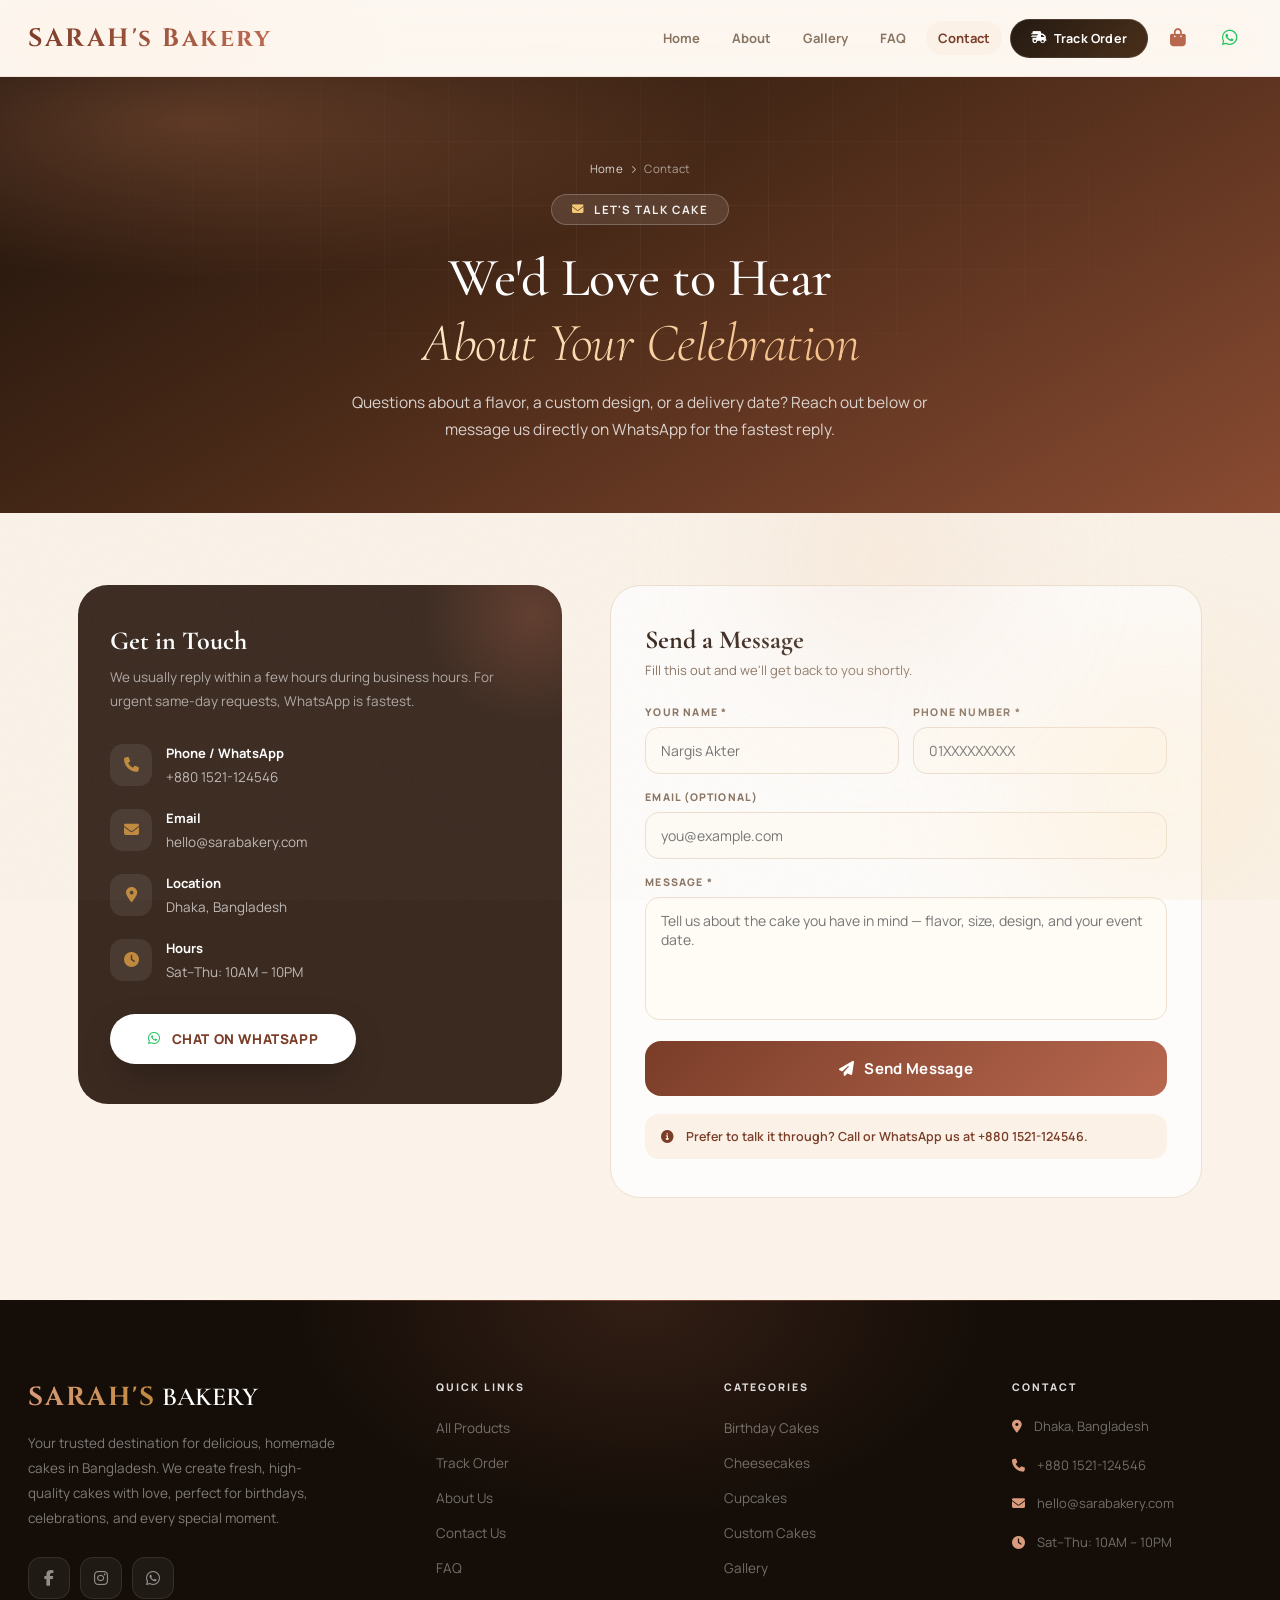
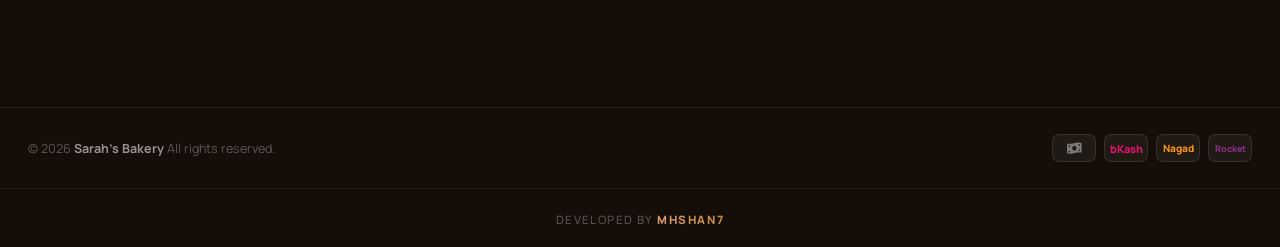
<file: contact.html>
<!DOCTYPE html>
<html lang="en">

<head>
    <meta charset="UTF-8" />
    <meta name="viewport" content="width=device-width, initial-scale=1.0" />
    <title>Contact Us — Sarah's Bakery</title>
    <meta name="description" content="Get in touch with Sarah's Bakery for orders, custom cakes, or questions." />
    <meta name="theme-color" content="#8A4B3B" />
    <base target="_top" />
    <link rel="preconnect" href="https://fonts.googleapis.com">
    <link rel="preconnect" href="https://fonts.gstatic.com" crossorigin>
    <link
        href="https://fonts.googleapis.com/css2?family=Cormorant+Garamond:ital,wght@0,400;0,500;0,600;0,700;1,300;1,400;1,600&family=Manrope:wght@300;400;500;600;700;800&family=Cinzel:wght@500;600;700&family=Bodoni+Moda:opsz,wght@6..96,500;6..96,600;6..96,700&family=Hind+Siliguri:wght@400;500;600;700&display=swap"
        rel="stylesheet" />
    <link rel="shortcut icon" href="https://cdn-icons-png.flaticon.com/512/346/346167.png" type="image/x-icon">
    <link rel="stylesheet" href="https://cdnjs.cloudflare.com/ajax/libs/font-awesome/6.5.2/css/all.min.css" />
    <link rel="stylesheet" href="assets/styles.css" />
</head>

<body>

    <div id="aura">
        <div class="aura-blob aura-1"></div>
        <div class="aura-blob aura-2"></div>
        <div class="aura-blob aura-3"></div>
    </div>

    <div id="scroll-bar"></div>

    <nav id="navbar">
        <div class="nav-main">
            <a href="index.html" class="nav-logo" id="site-logo">SARAH's Bakery</a>
            <div class="nav-actions" style="margin-left:auto">
                <a href="index.html" class="nav-page-link">Home</a>
                <a href="about.html" class="nav-page-link">About</a>
                <a href="gallery.html" class="nav-page-link">Gallery</a>
                <a href="faq.html" class="nav-page-link">FAQ</a>
                <a href="contact.html" class="nav-page-link" style="color:var(--rose-d);background:var(--rose-s)">Contact</a>
                <button class="nav-track-btn" onclick="openTrack()"><i class="fa-solid fa-truck-fast"></i><span>Track
                        Order</span></button>
                <button class="nav-icon-btn" id="cart-btn" onclick="toggleCart()" title="Cart" aria-label="Open cart">
                    <i class="fa fa-bag-shopping"></i>
                    <span class="cart-count hidden" id="cart-cnt">0</span>
                </button>
                <a href="https://wa.me/qr/K32S62PEL6ZAK1" id="wa-btn" target="_blank" rel="noopener" class="nav-icon-btn"
                    title="WhatsApp" aria-label="Chat on WhatsApp" style="color:#22C55E">
                    <i class="fa-brands fa-whatsapp"></i>
                </a>
            </div>
        </div>
    </nav>

    <nav id="mobile-bottom-nav">
        <a class="mbn-item" href="index.html"><i class="fa fa-house"></i><span>Home</span></a>
        <button class="mbn-item" id="mbn-cart" onclick="toggleCart()"><i
                class="fa fa-bag-shopping"></i><span>Cart</span><span class="mbn-badge hidden"
                id="mbn-cart-cnt">0</span></button>
        <button class="mbn-item" id="mbn-track" onclick="openTrack()"><i class="fa-solid fa-truck-fast"></i><span>Track</span></button>
        <a class="mbn-item" id="mbn-chat" href="https://wa.me/qr/K32S62PEL6ZAK1" target="_blank" rel="noopener"><i
                class="fa-brands fa-whatsapp"></i><span>Chat</span></a>
    </nav>

    <section class="page-hero">
        <div class="page-hero-inner">
            <div class="crumbs"><a href="index.html">Home</a> <i class="fa-solid fa-chevron-right" style="font-size:8px"></i> <span>Contact</span></div>
            <div class="hero-eyebrow"><i class="fa fa-envelope"></i> Let's Talk Cake</div>
            <h1>We'd Love to Hear<br /><em>About Your Celebration</em></h1>
            <p>Questions about a flavor, a custom design, or a delivery date? Reach out below or message us directly on WhatsApp for the fastest reply.</p>
        </div>
    </section>

    <div class="static-section">
        <div class="contact-grid">
            <div class="contact-info-card reveal">
                <h3>Get in Touch</h3>
                <p>We usually reply within a few hours during business hours. For urgent same-day requests, WhatsApp is fastest.</p>
                <div class="cic-item">
                    <div class="ci-ic"><i class="fa-solid fa-phone"></i></div>
                    <div><strong>Phone / WhatsApp</strong><a href="tel:+880 1521-124546">+880 1521-124546</a></div>
                </div>
                <div class="cic-item">
                    <div class="ci-ic"><i class="fa-solid fa-envelope"></i></div>
                    <div><strong>Email</strong><a href="mailto:hello@sarabakery.com">hello@sarabakery.com</a></div>
                </div>
                <div class="cic-item">
                    <div class="ci-ic"><i class="fa-solid fa-location-dot"></i></div>
                    <div><strong>Location</strong><span>Dhaka, Bangladesh</span></div>
                </div>
                <div class="cic-item">
                    <div class="ci-ic"><i class="fa-solid fa-clock"></i></div>
                    <div><strong>Hours</strong><span>Sat–Thu: 10AM – 10PM</span></div>
                </div>
                <a href="https://wa.me/qr/K32S62PEL6ZAK1" target="_blank" rel="noopener" class="hero-btn" style="margin-top:10px;background:#fff;color:var(--rose-d)"><i class="fa-brands fa-whatsapp" style="color:#22C55E"></i> <span>Chat on WhatsApp</span></a>
            </div>

            <div class="contact-form-card reveal">
                <h3>Send a Message</h3>
                <p class="co-sub">Fill this out and we'll get back to you shortly.</p>
                <form id="contact-form" onsubmit="return submitContactForm(event)">
                    <div class="form-row">
                        <div class="form-group"><label for="cf-name">Your Name *</label><input type="text" id="cf-name" placeholder="Nargis Akter" required /></div>
                        <div class="form-group"><label for="cf-phone">Phone Number *</label><input type="tel" id="cf-phone" placeholder="01XXXXXXXXX" required /></div>
                    </div>
                    <div class="form-group"><label for="cf-email">Email (optional)</label><input type="email" id="cf-email" placeholder="you@example.com" /></div>
                    <div class="form-group"><label for="cf-message">Message *</label><textarea id="cf-message" rows="5" placeholder="Tell us about the cake you have in mind — flavor, size, design, and your event date." style="resize:none" required></textarea></div>
                    <p class="form-err" id="cf-err" role="alert"></p>
                    <button type="submit" class="btn-place"><i class="fa fa-paper-plane"></i> Send Message</button>
                </form>
                <div class="contact-success" id="contact-success">
                    <div class="success-icon"><i class="fa fa-check"></i></div>
                    <h4>Message Sent!</h4>
                    <p>Thanks for reaching out — we'll get back to you shortly. For a faster reply, feel free to message us on WhatsApp in the meantime.</p>
                </div>
                <div class="contact-map-note"><i class="fa-solid fa-circle-info"></i> Prefer to talk it through? Call or WhatsApp us at +880 1521-124546.</div>
            </div>
        </div>
    </div>

    <button id="to-top" onclick="window.scrollTo({top:0,behavior:'smooth'})" title="Back to top"
        aria-label="Back to top"><i class="fa fa-arrow-up"></i></button>

    <div id="cart-veil" onclick="closeCart()"></div>
    <aside id="cart" aria-label="Shopping bag">
        <div class="cart-head">
            <h3>Shopping Bag</h3><button class="icon-btn" aria-label="Close cart" onclick="closeCart()"><i
                    class="fa fa-xmark"></i></button>
        </div>
        <div class="cart-body" id="cart-body"></div>
        <div class="cart-foot" id="cart-foot" style="display:none">
            <div class="cart-line"><span>Subtotal</span><span id="cf-sub">৳0</span></div>
            <div class="cart-line"><span>Delivery</span><span id="cf-del">Calculated at checkout</span></div>
            <div class="cart-line big"><span>Total</span><span id="cf-tot">৳0</span></div>
            <button class="btn-checkout" onclick="window.location.href='index.html#shop'"><i class="fa fa-lock"></i> Go to Checkout</button>
        </div>
    </aside>

    <div id="track-veil" onclick="onTrackVeilClick(event)">
        <div id="track-box" role="dialog" aria-modal="true" aria-label="Track your order">
            <div style="display:flex;align-items:center;justify-content:space-between;margin-bottom:6px">
                <h2 class="track-title">Track Your Order <i class="fa-solid fa-truck-fast"
                        style="color: var(--rose);"></i></h2>
                <button class="icon-btn" aria-label="Close" onclick="closeTrack()"><i class="fa fa-xmark"></i></button>
            </div>
            <p class="track-sub">Enter your Order ID (e.g. #ORD-...) or Tracking Code (e.g. SRB-...)</p>
            <div class="track-input-row">
                <input type="text" id="track-inp" aria-label="Order ID or tracking code"
                    placeholder="SRB-260319-1234 or #ORD-..." onkeydown="if(event.key==='Enter')doTrack()" />
                <button class="btn-search" id="btn-search" onclick="doTrack()"><i class="fa fa-magnifying-glass"></i>
                    Search</button>
            </div>
            <p class="track-err" id="track-err" role="alert"></p>
            <div class="track-result" id="track-result">
                <div class="status-bar">
                    <div class="sl">Current Status</div>
                    <div class="status-chip" id="tr-status-chip"></div>
                </div>
                <div class="steps" id="tr-steps">
                    <div class="step" id="step-processing">
                        <div class="step-dot"><i class="fa fa-clock"></i></div>
                        <div class="step-lbl">Processing</div>
                    </div>
                    <div class="step" id="step-confirmed">
                        <div class="step-dot"><i class="fa fa-check"></i></div>
                        <div class="step-lbl">Confirmed</div>
                    </div>
                    <div class="step" id="step-packed">
                        <div class="step-dot"><i class="fa fa-box"></i></div>
                        <div class="step-lbl">Packed</div>
                    </div>
                    <div class="step" id="step-shipped">
                        <div class="step-dot"><i class="fa fa-truck"></i></div>
                        <div class="step-lbl">Shipped</div>
                    </div>
                    <div class="step" id="step-outfordelivery">
                        <div class="step-dot"><i class="fa fa-motorcycle"></i></div>
                        <div class="step-lbl">Out for Delivery</div>
                    </div>
                    <div class="step" id="step-delivered">
                        <div class="step-dot"><i class="fa fa-house"></i></div>
                        <div class="step-lbl">Delivered</div>
                    </div>
                </div>
                <div class="tr-grid">
                    <div class="tr-box">
                        <div class="tbl">Order Info</div>
                        <p id="tr-order-info"></p>
                    </div>
                    <div class="tr-box">
                        <div class="tbl">Delivery Info</div>
                        <p id="tr-delivery-info"></p>
                    </div>
                </div>
                <div class="tr-items">
                    <div class="tbl">Items Ordered</div>
                    <div id="tr-items-list"></div>
                </div>
                <div class="tr-totals">
                    <div class="line"><span>Subtotal</span><span id="tr-sub"></span></div>
                    <div class="line"><span>Delivery</span><span id="tr-del"></span></div>
                    <div class="grand"><span>Total</span><span id="tr-tot"></span></div>
                </div>
            </div>
            <button class="btn-close-track" onclick="closeTrack()">Close</button>
        </div>
    </div>

    <div id="toast" role="status" aria-live="polite"><i class="fa fa-check-circle" id="toast-ic"></i><span
            id="toast-msg"></span></div>

    <footer class="site-footer">
        <div class="footer-glow"></div>
        <div class="footer-main">
            <div class="footer-grid">
                <div class="reveal">
                    <div class="footer-brand-name"> <span class="brand-logo-text">Sarah's</span> BAKERY</div>
                    <p class="footer-about">Your trusted destination for delicious, homemade cakes in Bangladesh. We create fresh, high-quality cakes with love, perfect for birthdays, celebrations, and every special moment.</p>
                    <div class="footer-socials">
                        <a href="https://www.facebook.com/people/Shalik-Beauty/61553616282600/" target="_blank"
                            rel="noopener" aria-label="Facebook" class="footer-social-link"><i
                                class="fab fa-facebook-f"></i></a>
                        <a href="https://www.instagram.com/shalikbeauty007" target="_blank" rel="noopener"
                            aria-label="Instagram" class="footer-social-link"><i class="fab fa-instagram"></i></a>
                        <a href="https://wa.me/qr/K32S62PEL6ZAK1" target="_blank" rel="noopener" aria-label="WhatsApp"
                            id="wa-footer" class="footer-social-link"><i class="fab fa-whatsapp"></i></a>
                    </div>
                </div>
                <div class="reveal">
                    <div class="footer-col-title">Quick Links</div>
                    <ul class="footer-links">
                        <li><a href="index.html#shop">All Products</a></li>
                        <li><a href="#" onclick="openTrack(); return false;">Track Order</a></li>
                        <li><a href="about.html">About Us</a></li>
                        <li><a href="contact.html">Contact Us</a></li>
                        <li><a href="faq.html">FAQ</a></li>
                    </ul>
                </div>
                <div class="reveal">
                    <div class="footer-col-title">Categories</div>
                    <ul class="footer-links">
                        <li><a href="index.html#shop">Birthday Cakes</a></li>
                        <li><a href="index.html#shop">Cheesecakes</a></li>
                        <li><a href="index.html#shop">Cupcakes</a></li>
                        <li><a href="index.html#shop">Custom Cakes</a></li>
                        <li><a href="gallery.html">Gallery</a></li>
                    </ul>
                </div>
                <div class="reveal">
                    <div class="footer-col-title">Contact</div>
                    <div class="footer-contact-item">
                        <i class="fas fa-location-dot"></i>
                        <p>Dhaka, Bangladesh</p>
                    </div>
                    <div class="footer-contact-item">
                        <i class="fas fa-phone"></i>
                        <a href="tel:+880 1521-124546">+880 1521-124546</a>
                    </div>
                    <div class="footer-contact-item">
                        <i class="fas fa-envelope"></i>
                        <a href="mailto:hello@sarabakery.com">hello@sarabakery.com</a>
                    </div>
                    <div class="footer-contact-item">
                        <i class="fas fa-clock"></i>
                        <p>Sat–Thu: 10AM – 10PM</p>
                    </div>
                </div>
            </div>
        </div>
        <div class="footer-bottom">
            <div class="footer-copy">© 2026 <strong>Sarah's Bakery</strong> All rights reserved.</div>
            <div class="footer-payments">
                <div class="footer-pay-icon"><i class="fas fa-money-bill-wave"></i></div>
                <div class="footer-pay-icon" style="font-size:11px;font-weight:800;color:#E2136E;">bKash</div>
                <div class="footer-pay-icon" style="font-size:10px;font-weight:800;color:#F6921E;">Nagad</div>
                <div class="footer-pay-icon" style="font-size:9px;font-weight:800;color:#8B2F89;">Rocket</div>
            </div>
        </div>
        <div class="footer-credit">
            <span>
                Developed by
                <a href="https://wa.me/8801764640824" target="_blank" rel="noopener noreferrer">
                    <strong>mhshan7</strong>
                </a>
            </span>
        </div>
    </footer>

    <script src="assets/site.js"></script>
</body>

</html>
</file>
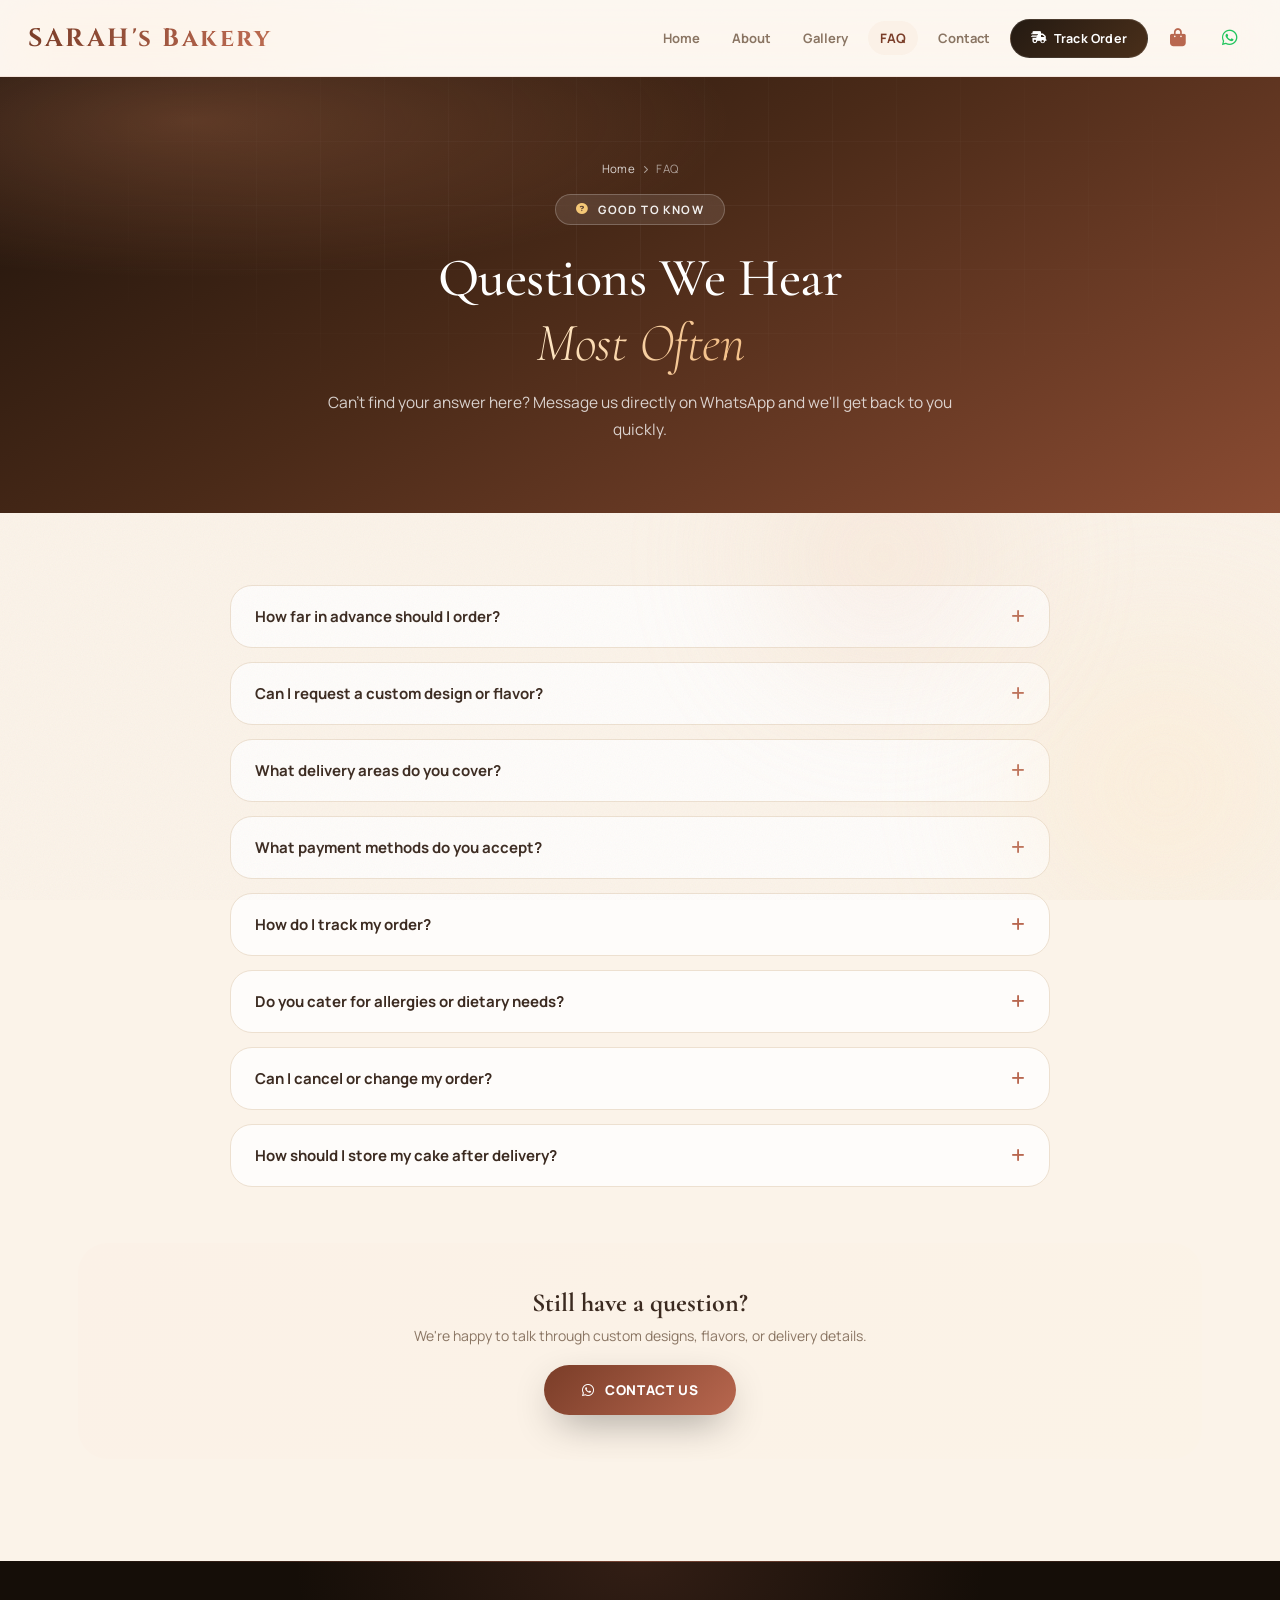
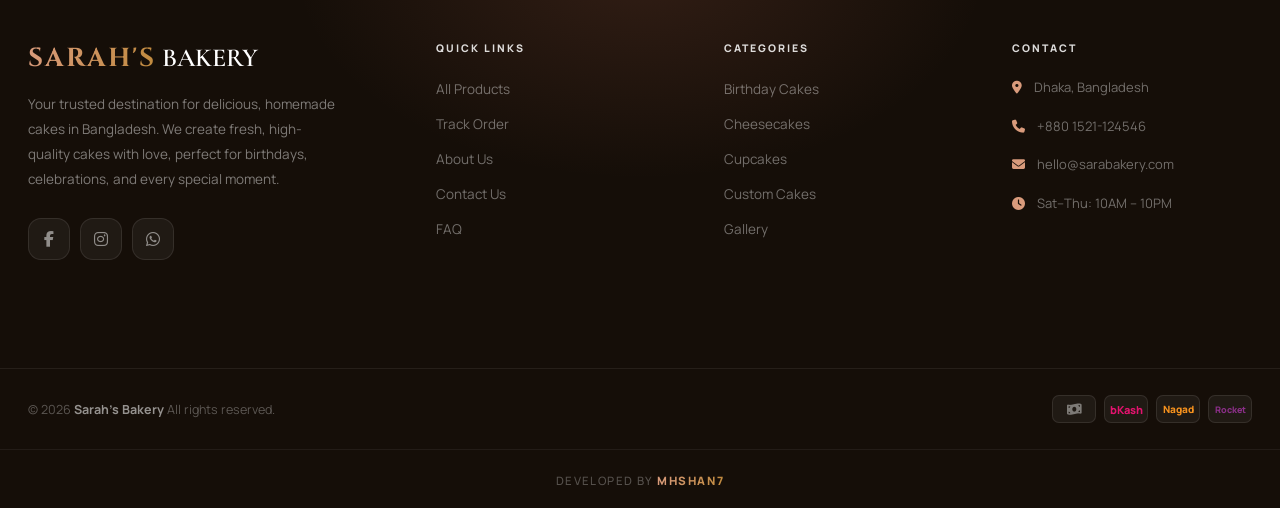
<file: faq.html>
<!DOCTYPE html>
<html lang="en">

<head>
    <meta charset="UTF-8" />
    <meta name="viewport" content="width=device-width, initial-scale=1.0" />
    <title>FAQ — Sarah's Bakery</title>
    <meta name="description" content="Answers to common questions about ordering, custom cakes, delivery, and payment at Sarah's Bakery." />
    <meta name="theme-color" content="#8A4B3B" />
    <base target="_top" />
    <link rel="preconnect" href="https://fonts.googleapis.com">
    <link rel="preconnect" href="https://fonts.gstatic.com" crossorigin>
    <link
        href="https://fonts.googleapis.com/css2?family=Cormorant+Garamond:ital,wght@0,400;0,500;0,600;0,700;1,300;1,400;1,600&family=Manrope:wght@300;400;500;600;700;800&family=Cinzel:wght@500;600;700&family=Bodoni+Moda:opsz,wght@6..96,500;6..96,600;6..96,700&family=Hind+Siliguri:wght@400;500;600;700&display=swap"
        rel="stylesheet" />
    <link rel="shortcut icon" href="https://cdn-icons-png.flaticon.com/512/346/346167.png" type="image/x-icon">
    <link rel="stylesheet" href="https://cdnjs.cloudflare.com/ajax/libs/font-awesome/6.5.2/css/all.min.css" />
    <link rel="stylesheet" href="assets/styles.css" />
</head>

<body>

    <div id="aura">
        <div class="aura-blob aura-1"></div>
        <div class="aura-blob aura-2"></div>
        <div class="aura-blob aura-3"></div>
    </div>

    <div id="scroll-bar"></div>

    <nav id="navbar">
        <div class="nav-main">
            <a href="index.html" class="nav-logo" id="site-logo">SARAH's Bakery</a>
            <div class="nav-actions" style="margin-left:auto">
                <a href="index.html" class="nav-page-link">Home</a>
                <a href="about.html" class="nav-page-link">About</a>
                <a href="gallery.html" class="nav-page-link">Gallery</a>
                <a href="faq.html" class="nav-page-link" style="color:var(--rose-d);background:var(--rose-s)">FAQ</a>
                <a href="contact.html" class="nav-page-link">Contact</a>
                <button class="nav-track-btn" onclick="openTrack()"><i class="fa-solid fa-truck-fast"></i><span>Track
                        Order</span></button>
                <button class="nav-icon-btn" id="cart-btn" onclick="toggleCart()" title="Cart" aria-label="Open cart">
                    <i class="fa fa-bag-shopping"></i>
                    <span class="cart-count hidden" id="cart-cnt">0</span>
                </button>
                <a href="https://wa.me/qr/K32S62PEL6ZAK1" id="wa-btn" target="_blank" rel="noopener" class="nav-icon-btn"
                    title="WhatsApp" aria-label="Chat on WhatsApp" style="color:#22C55E">
                    <i class="fa-brands fa-whatsapp"></i>
                </a>
            </div>
        </div>
    </nav>

    <nav id="mobile-bottom-nav">
        <a class="mbn-item" href="index.html"><i class="fa fa-house"></i><span>Home</span></a>
        <button class="mbn-item" id="mbn-cart" onclick="toggleCart()"><i
                class="fa fa-bag-shopping"></i><span>Cart</span><span class="mbn-badge hidden"
                id="mbn-cart-cnt">0</span></button>
        <button class="mbn-item" id="mbn-track" onclick="openTrack()"><i class="fa-solid fa-truck-fast"></i><span>Track</span></button>
        <a class="mbn-item" id="mbn-chat" href="https://wa.me/qr/K32S62PEL6ZAK1" target="_blank" rel="noopener"><i
                class="fa-brands fa-whatsapp"></i><span>Chat</span></a>
    </nav>

    <section class="page-hero">
        <div class="page-hero-inner">
            <div class="crumbs"><a href="index.html">Home</a> <i class="fa-solid fa-chevron-right" style="font-size:8px"></i> <span>FAQ</span></div>
            <div class="hero-eyebrow"><i class="fa fa-circle-question"></i> Good to Know</div>
            <h1>Questions We Hear<br /><em>Most Often</em></h1>
            <p>Can't find your answer here? Message us directly on WhatsApp and we'll get back to you quickly.</p>
        </div>
    </section>

    <div class="static-section">
        <div class="faq-list">
            <div class="faq-item reveal">
                <button class="faq-q" onclick="toggleFaq(this)">How far in advance should I order?<i class="fa-solid fa-plus"></i></button>
                <div class="faq-a"><p>For standard cakes, 24–48 hours' notice is ideal. Custom designs, tiered cakes, and wedding orders need at least 4–5 days so we have time to confirm the design and source any special ingredients with you.</p></div>
            </div>
            <div class="faq-item reveal">
                <button class="faq-q" onclick="toggleFaq(this)">Can I request a custom design or flavor?<i class="fa-solid fa-plus"></i></button>
                <div class="faq-a"><p>Yes — most of our favorite cakes started as custom requests. Message us on WhatsApp with your idea, reference photos if you have any, and your event date, and we'll confirm the design, price, and timeline with you directly.</p></div>
            </div>
            <div class="faq-item reveal">
                <button class="faq-q" onclick="toggleFaq(this)">What delivery areas do you cover?<i class="fa-solid fa-plus"></i></button>
                <div class="faq-a"><p>We deliver across Dhaka, with same-zone delivery to the Ashkona/Uttara area and wider delivery to the rest of the city and beyond. Delivery charges are calculated automatically at checkout based on your address.</p></div>
            </div>
            <div class="faq-item reveal">
                <button class="faq-q" onclick="toggleFaq(this)">What payment methods do you accept?<i class="fa-solid fa-plus"></i></button>
                <div class="faq-a"><p>We accept Cash on Delivery, bKash, and Nagad. For bKash and Nagad, you'll send payment to our account and enter your transaction ID at checkout so we can confirm it quickly.</p></div>
            </div>
            <div class="faq-item reveal">
                <button class="faq-q" onclick="toggleFaq(this)">How do I track my order?<i class="fa-solid fa-plus"></i></button>
                <div class="faq-a"><p>Every order gets a tracking code the moment it's placed. Click "Track Order" in the menu and enter your Order ID or tracking code to see live status, from processing through out-for-delivery.</p></div>
            </div>
            <div class="faq-item reveal">
                <button class="faq-q" onclick="toggleFaq(this)">Do you cater for allergies or dietary needs?<i class="fa-solid fa-plus"></i></button>
                <div class="faq-a"><p>We can accommodate most common requests such as eggless or nut-free cakes with advance notice — just mention it when you message us so we can confirm what's possible for your chosen flavor.</p></div>
            </div>
            <div class="faq-item reveal">
                <button class="faq-q" onclick="toggleFaq(this)">Can I cancel or change my order?<i class="fa-solid fa-plus"></i></button>
                <div class="faq-a"><p>Changes are easiest before your cake goes into production. Message us on WhatsApp with your order ID as soon as possible and we'll do our best to accommodate the change or cancellation.</p></div>
            </div>
            <div class="faq-item reveal">
                <button class="faq-q" onclick="toggleFaq(this)">How should I store my cake after delivery?<i class="fa-solid fa-plus"></i></button>
                <div class="faq-a"><p>Most of our cakes are best refrigerated and brought to room temperature about 20–30 minutes before serving. Cream-based cakes and cheesecakes should stay chilled until just before serving for the best texture.</p></div>
            </div>
        </div>

        <div class="faq-cta reveal">
            <h3>Still have a question?</h3>
            <p>We're happy to talk through custom designs, flavors, or delivery details.</p>
            <a href="contact.html" class="hero-btn" style="background:linear-gradient(135deg,var(--rose-d),var(--rose));color:#fff"><i class="fa-brands fa-whatsapp"></i> <span>Contact Us</span></a>
        </div>
    </div>

    <button id="to-top" onclick="window.scrollTo({top:0,behavior:'smooth'})" title="Back to top"
        aria-label="Back to top"><i class="fa fa-arrow-up"></i></button>

    <div id="cart-veil" onclick="closeCart()"></div>
    <aside id="cart" aria-label="Shopping bag">
        <div class="cart-head">
            <h3>Shopping Bag</h3><button class="icon-btn" aria-label="Close cart" onclick="closeCart()"><i
                    class="fa fa-xmark"></i></button>
        </div>
        <div class="cart-body" id="cart-body"></div>
        <div class="cart-foot" id="cart-foot" style="display:none">
            <div class="cart-line"><span>Subtotal</span><span id="cf-sub">৳0</span></div>
            <div class="cart-line"><span>Delivery</span><span id="cf-del">Calculated at checkout</span></div>
            <div class="cart-line big"><span>Total</span><span id="cf-tot">৳0</span></div>
            <button class="btn-checkout" onclick="window.location.href='index.html#shop'"><i class="fa fa-lock"></i> Go to Checkout</button>
        </div>
    </aside>

    <div id="track-veil" onclick="onTrackVeilClick(event)">
        <div id="track-box" role="dialog" aria-modal="true" aria-label="Track your order">
            <div style="display:flex;align-items:center;justify-content:space-between;margin-bottom:6px">
                <h2 class="track-title">Track Your Order <i class="fa-solid fa-truck-fast"
                        style="color: var(--rose);"></i></h2>
                <button class="icon-btn" aria-label="Close" onclick="closeTrack()"><i class="fa fa-xmark"></i></button>
            </div>
            <p class="track-sub">Enter your Order ID (e.g. #ORD-...) or Tracking Code (e.g. SRB-...)</p>
            <div class="track-input-row">
                <input type="text" id="track-inp" aria-label="Order ID or tracking code"
                    placeholder="SRB-260319-1234 or #ORD-..." onkeydown="if(event.key==='Enter')doTrack()" />
                <button class="btn-search" id="btn-search" onclick="doTrack()"><i class="fa fa-magnifying-glass"></i>
                    Search</button>
            </div>
            <p class="track-err" id="track-err" role="alert"></p>
            <div class="track-result" id="track-result">
                <div class="status-bar">
                    <div class="sl">Current Status</div>
                    <div class="status-chip" id="tr-status-chip"></div>
                </div>
                <div class="steps" id="tr-steps">
                    <div class="step" id="step-processing">
                        <div class="step-dot"><i class="fa fa-clock"></i></div>
                        <div class="step-lbl">Processing</div>
                    </div>
                    <div class="step" id="step-confirmed">
                        <div class="step-dot"><i class="fa fa-check"></i></div>
                        <div class="step-lbl">Confirmed</div>
                    </div>
                    <div class="step" id="step-packed">
                        <div class="step-dot"><i class="fa fa-box"></i></div>
                        <div class="step-lbl">Packed</div>
                    </div>
                    <div class="step" id="step-shipped">
                        <div class="step-dot"><i class="fa fa-truck"></i></div>
                        <div class="step-lbl">Shipped</div>
                    </div>
                    <div class="step" id="step-outfordelivery">
                        <div class="step-dot"><i class="fa fa-motorcycle"></i></div>
                        <div class="step-lbl">Out for Delivery</div>
                    </div>
                    <div class="step" id="step-delivered">
                        <div class="step-dot"><i class="fa fa-house"></i></div>
                        <div class="step-lbl">Delivered</div>
                    </div>
                </div>
                <div class="tr-grid">
                    <div class="tr-box">
                        <div class="tbl">Order Info</div>
                        <p id="tr-order-info"></p>
                    </div>
                    <div class="tr-box">
                        <div class="tbl">Delivery Info</div>
                        <p id="tr-delivery-info"></p>
                    </div>
                </div>
                <div class="tr-items">
                    <div class="tbl">Items Ordered</div>
                    <div id="tr-items-list"></div>
                </div>
                <div class="tr-totals">
                    <div class="line"><span>Subtotal</span><span id="tr-sub"></span></div>
                    <div class="line"><span>Delivery</span><span id="tr-del"></span></div>
                    <div class="grand"><span>Total</span><span id="tr-tot"></span></div>
                </div>
            </div>
            <button class="btn-close-track" onclick="closeTrack()">Close</button>
        </div>
    </div>

    <div id="toast" role="status" aria-live="polite"><i class="fa fa-check-circle" id="toast-ic"></i><span
            id="toast-msg"></span></div>

    <footer class="site-footer">
        <div class="footer-glow"></div>
        <div class="footer-main">
            <div class="footer-grid">
                <div class="reveal">
                    <div class="footer-brand-name"> <span class="brand-logo-text">Sarah's</span> BAKERY</div>
                    <p class="footer-about">Your trusted destination for delicious, homemade cakes in Bangladesh. We create fresh, high-quality cakes with love, perfect for birthdays, celebrations, and every special moment.</p>
                    <div class="footer-socials">
                        <a href="https://www.facebook.com/people/Shalik-Beauty/61553616282600/" target="_blank"
                            rel="noopener" aria-label="Facebook" class="footer-social-link"><i
                                class="fab fa-facebook-f"></i></a>
                        <a href="https://www.instagram.com/shalikbeauty007" target="_blank" rel="noopener"
                            aria-label="Instagram" class="footer-social-link"><i class="fab fa-instagram"></i></a>
                        <a href="https://wa.me/qr/K32S62PEL6ZAK1" target="_blank" rel="noopener" aria-label="WhatsApp"
                            id="wa-footer" class="footer-social-link"><i class="fab fa-whatsapp"></i></a>
                    </div>
                </div>
                <div class="reveal">
                    <div class="footer-col-title">Quick Links</div>
                    <ul class="footer-links">
                        <li><a href="index.html#shop">All Products</a></li>
                        <li><a href="#" onclick="openTrack(); return false;">Track Order</a></li>
                        <li><a href="about.html">About Us</a></li>
                        <li><a href="contact.html">Contact Us</a></li>
                        <li><a href="faq.html">FAQ</a></li>
                    </ul>
                </div>
                <div class="reveal">
                    <div class="footer-col-title">Categories</div>
                    <ul class="footer-links">
                        <li><a href="index.html#shop">Birthday Cakes</a></li>
                        <li><a href="index.html#shop">Cheesecakes</a></li>
                        <li><a href="index.html#shop">Cupcakes</a></li>
                        <li><a href="index.html#shop">Custom Cakes</a></li>
                        <li><a href="gallery.html">Gallery</a></li>
                    </ul>
                </div>
                <div class="reveal">
                    <div class="footer-col-title">Contact</div>
                    <div class="footer-contact-item">
                        <i class="fas fa-location-dot"></i>
                        <p>Dhaka, Bangladesh</p>
                    </div>
                    <div class="footer-contact-item">
                        <i class="fas fa-phone"></i>
                        <a href="tel:+880 1521-124546">+880 1521-124546</a>
                    </div>
                    <div class="footer-contact-item">
                        <i class="fas fa-envelope"></i>
                        <a href="mailto:hello@sarabakery.com">hello@sarabakery.com</a>
                    </div>
                    <div class="footer-contact-item">
                        <i class="fas fa-clock"></i>
                        <p>Sat–Thu: 10AM – 10PM</p>
                    </div>
                </div>
            </div>
        </div>
        <div class="footer-bottom">
            <div class="footer-copy">© 2026 <strong>Sarah's Bakery</strong> All rights reserved.</div>
            <div class="footer-payments">
                <div class="footer-pay-icon"><i class="fas fa-money-bill-wave"></i></div>
                <div class="footer-pay-icon" style="font-size:11px;font-weight:800;color:#E2136E;">bKash</div>
                <div class="footer-pay-icon" style="font-size:10px;font-weight:800;color:#F6921E;">Nagad</div>
                <div class="footer-pay-icon" style="font-size:9px;font-weight:800;color:#8B2F89;">Rocket</div>
            </div>
        </div>
        <div class="footer-credit">
            <span>
                Developed by
                <a href="https://wa.me/8801764640824" target="_blank" rel="noopener noreferrer">
                    <strong>mhshan7</strong>
                </a>
            </span>
        </div>
    </footer>

    <script src="assets/site.js"></script>
</body>

</html>
</file>
<file: assets/styles.css>
*,
*::before,
*::after {
    box-sizing: border-box;
    margin: 0;
    padding: 0
}

:root {
    /* ─────────────────────────────────────
       Sarah's Bakery — Warm Bakery Palette
       Terracotta crust, caramel gold, cream crumb, espresso ink.
       ───────────────────────────────────── */

    --rose: #B8674F;
    --rose-d: #7A3D28;
    --rose-s: #FBF1E7;
    --rose-m: #D99B7C;

    --ink: #3B2A20;
    --slate: #8A7563;

    --mist: #F6EEE3;
    --chalk: #FFFBF5;
    --bdr: #EDE0D0;
    --white: #FFFFFF;

    /* Caramel / Golden accent */
    --gold: #C08A3E;
    --gold-l: #FBF3E7;

    /* Success */
    --green: #4F7A5A;
    --green-l: #F1F7F1;

    /* Error */
    --red: #B94A48;
    --red-l: #FFF3F2;

    /* Info */
    --blue: #52718A;
    --blue-l: #F1F6F9;

    /* Teal */
    --teal: #4F817B;
    --teal-l: #F0F8F6;

    /* Warning */
    --amber: #A86D28;
    --amber-l: #FFF8EC;

    /* Purple */
    --purple: #765B7A;
    --purple-l: #F7F2F8;


    /* ─────────────────────────────────────
       Typography
       ───────────────────────────────────── */

    --ff-serif: 'Cormorant Garamond', Georgia, serif;
    --ff-sans: 'Manrope', system-ui, sans-serif;
    --ff-logo: 'Cinzel', Georgia, serif;
    --ff-num: 'Bodoni Moda', 'Cormorant Garamond', Didot, serif;


    /* ─────────────────────────────────────
       Border Radius
       ───────────────────────────────────── */

    --r: 14px;
    --r-lg: 22px;
    --r-xl: 30px;


    /* ─────────────────────────────────────
       Shadows
       ───────────────────────────────────── */

    --sh-sm:
        0 2px 10px rgba(80, 45, 30, .06);

    --sh-lg:
        0 18px 50px -18px rgba(80, 40, 25, .24),
        0 4px 14px rgba(80, 40, 25, .07);

    --sh-rose:
        0 14px 34px -10px rgba(184, 103, 79, .4);

    --sh-glass:
        0 10px 40px -12px rgba(80, 40, 25, .16);


    /* ─────────────────────────────────────
       Silky Easings
       ───────────────────────────────────── */

    --e-silk: cubic-bezier(.22, 1, .36, 1);
    --e-spring: cubic-bezier(.34, 1.56, .64, 1);
    --e-soft: cubic-bezier(.4, 0, .2, 1);

    --tr: all .38s var(--e-silk);
}

html {
    scroll-behavior: smooth;
    overflow-x: clip;
}

body {
    font-family: var(--ff-sans);
    background: #FBF3E9;
    color: var(--ink);
    -webkit-font-smoothing: antialiased;
    overflow-x: clip;
    position: relative;
}

html.ovl-open,
body.ovl-open {
    overflow: hidden
}

#aura {
    position: fixed;
    inset: 0;
    z-index: 0;
    pointer-events: none;
    overflow: hidden;
}

.aura-blob {
    position: absolute;
    border-radius: 50%;
    filter: blur(64px);
    opacity: .45;
    will-change: transform;
    transform: translateZ(0);
    backface-visibility: hidden;
}

.aura-1 {
    width: 38vw;
    height: 38vw;
    background: radial-gradient(circle, #FFD9BB, transparent 68%);
    top: -12vw;
    left: -10vw;
    animation: drift1 26s ease-in-out infinite
}

.aura-2 {
    width: 34vw;
    height: 34vw;
    background: radial-gradient(circle, #FFE8C4, transparent 68%);
    bottom: -8vw;
    right: -8vw;
    animation: drift2 32s ease-in-out infinite
}

.aura-3 {
    width: 28vw;
    height: 28vw;
    background: radial-gradient(circle, #F3D9C4, transparent 68%);
    top: 42%;
    left: 55%;
    animation: drift3 38s ease-in-out infinite
}

@keyframes drift1 {

    0%,
    100% {
        transform: translate3d(0, 0, 0) scale(1)
    }

    50% {
        transform: translate3d(6vw, 8vh, 0) scale(1.15)
    }
}

@keyframes drift2 {

    0%,
    100% {
        transform: translate3d(0, 0, 0) scale(1.1)
    }

    50% {
        transform: translate3d(-7vw, -6vh, 0) scale(1)
    }
}

@keyframes drift3 {

    0%,
    100% {
        transform: translate3d(0, 0, 0) scale(1)
    }

    50% {
        transform: translate3d(-5vw, 7vh, 0) scale(1.2)
    }
}

body::after {
    content: '';
    position: fixed;
    inset: 0;
    z-index: 1;
    pointer-events: none;
    opacity: .16;
    background-image: url("data:image/svg+xml,%3Csvg xmlns='http://www.w3.org/2000/svg' width='160' height='160'%3E%3Cfilter id='n'%3E%3CfeTurbulence type='fractalNoise' baseFrequency='.85' numOctaves='3'/%3E%3C/filter%3E%3Crect width='160' height='160' filter='url(%23n)' opacity='.32'/%3E%3C/svg%3E");
}

#promo-banner,
#navbar,
#hero,
.page,
.site-footer,
#mobile-bottom-nav {
    position: relative;
    z-index: 2
}

a {
    text-decoration: none;
    color: inherit
}

button {
    cursor: pointer;
    border: none;
    font-family: inherit;
    outline: none
}

input,
select,
textarea {
    font-family: inherit;
    outline: none
}

img {
    max-width: 100%
}

::selection {
    background: var(--rose-m);
    color: #fff
}

button:focus-visible,
a:focus-visible,
[role="button"]:focus-visible {
    outline: 2px solid var(--rose);
    outline-offset: 2px
}

::-webkit-scrollbar {
    width: 8px;
    height: 8px
}

::-webkit-scrollbar-track {
    background: var(--rose-s)
}

::-webkit-scrollbar-thumb {
    background: linear-gradient(180deg, var(--rose-m), var(--rose));
    border-radius: 10px
}

@media (min-width: 769px) {

    html {
        scrollbar-width: none;
        -ms-overflow-style: none
    }

    html::-webkit-scrollbar,
    body::-webkit-scrollbar {
        width: 0;
        height: 0;
        display: none
    }
}

#scroll-bar {
    position: fixed;
    top: 0;
    left: 0;
    height: 3px;
    width: 0%;
    z-index: 900;
    background: linear-gradient(90deg, var(--rose-d), var(--rose), var(--gold));
    box-shadow: 0 0 14px rgba(184, 103, 79, .5);
    transition: width .1s linear;
}

#promo-banner {
    background: linear-gradient(100deg, #3B2415, #7A3D28 45%, #B8674F 70%, #3B2415);
    background-size: 220% 100%;
    animation: bannerFlow 14s linear infinite;
    color: #fff;
    font-size: 12.5px;
    font-weight: 600;
    padding: 11px 48px;
    text-align: center;
    letter-spacing: .4px;
    overflow: hidden
}

@keyframes bannerFlow {
    to {
        background-position: -220% 0
    }
}

#promo-banner::before {
    content: '';
    position: absolute;
    top: 0;
    bottom: 0;
    width: 40%;
    background: linear-gradient(90deg, transparent, rgba(255, 255, 255, .18), transparent);
    animation: sheen 5s ease-in-out infinite;
}

@keyframes sheen {
    0% {
        left: -45%
    }

    60%,
    100% {
        left: 110%
    }
}

#banner-text {
    position: relative;
    z-index: 1;
    display: inline-block;
    animation: bannerPop .8s var(--e-spring) both .2s
}

@keyframes bannerPop {
    from {
        opacity: 0;
        transform: translateY(-8px)
    }

    to {
        opacity: 1;
        transform: none
    }
}

.banner-close {
    position: absolute;
    right: 16px;
    top: 50%;
    transform: translateY(-50%);
    background: rgba(255, 255, 255, .15);
    color: #fff;
    width: 24px;
    height: 24px;
    border-radius: 50%;
    font-size: 11px;
    display: flex;
    align-items: center;
    justify-content: center;
    transition: var(--tr);
    z-index: 2
}

.banner-close:hover {
    background: #fff;
    color: var(--rose-d);
    transform: translateY(-50%) rotate(90deg)
}

#navbar {
    position: sticky;
    top: 0;
    z-index: 200;
    background: rgba(253, 249, 244, .74);
    backdrop-filter: blur(22px) saturate(160%);
    -webkit-backdrop-filter: blur(22px) saturate(160%);
    border-bottom: 1px solid rgba(184, 103, 79, .12);
    transition: box-shadow .4s var(--e-silk), background .4s var(--e-silk)
}

#navbar.stuck {
    background: rgba(253, 249, 244, .93);
    box-shadow: 0 8px 30px -14px rgba(80, 45, 30, .24)
}

.nav-main {
    max-width: 1320px;
    margin: 0 auto;
    padding: 0 28px;
    display: flex;
    align-items: center;
    gap: 20px;
    height: 76px;
    transition: height .4s var(--e-silk)
}

#navbar.stuck .nav-main {
    height: 66px
}

.nav-logo {
    font-family: var(--ff-logo);
    font-size: 25px;
    font-weight: 700;
    letter-spacing: 2.5px;
    white-space: nowrap;
    flex-shrink: 0;
    max-width: 46%;
    overflow: hidden;
    text-overflow: ellipsis;
    background: linear-gradient(100deg, var(--rose-d), var(--rose) 45%, var(--gold));
    background-size: 200% auto;
    -webkit-background-clip: text;
    background-clip: text;
    color: transparent;
    animation: logoShine 7s linear infinite;
    cursor: pointer;
    transition: var(--tr)
}

.nav-logo:hover {
    letter-spacing: 4px
}

@keyframes logoShine {
    to {
        background-position: 200% center
    }
}

.search-wrap {
    flex: 1;
    max-width: 460px;
    display: flex;
    align-items: center;
    gap: 8px
}

.search-input-box {
    flex: 1;
    min-width: 0;
    position: relative
}

.search-input-box input {
    width: 100%;
    border: 1.5px solid rgba(184, 103, 79, .38);
    border-radius: 99px;
    padding: 11px 16px 11px 44px;
    font-size: 13.5px;
    background: rgba(255, 255, 255, .6);
    transition: var(--tr);
    color: var(--ink)
}

.search-input-box input::placeholder {
    color: #BDAA98
}

.search-input-box input:focus {
    border-color: var(--rose);
    background: #fff;
    box-shadow: 0 0 0 4px rgba(184, 103, 79, .1), 0 6px 20px -8px rgba(184, 103, 79, .3);
    transform: translateY(-1px)
}

.search-input-box i {
    position: absolute;
    left: 16px;
    top: 50%;
    transform: translateY(-50%);
    color: var(--rose-m);
    font-size: 14px;
    transition: var(--tr);
    pointer-events: none
}

.search-input-box input:focus+i,
.search-input-box:focus-within i {
    color: var(--rose);
    transform: translateY(-50%) scale(1.12)
}

.clear-filter-btn {
    flex-shrink: 0;
    display: none;
    align-items: center;
    gap: 6px;
    padding: 10px 16px;
    border-radius: 99px;
    background: var(--rose-s);
    border: 1.5px solid var(--rose-m);
    color: var(--rose-d);
    font-size: 12.5px;
    font-weight: 700;
    white-space: nowrap;
    transition: var(--tr)
}

.clear-filter-btn:hover {
    background: var(--rose);
    border-color: var(--rose);
    color: #fff;
    box-shadow: var(--sh-rose)
}

.search-wrap.has-filter .clear-filter-btn {
    display: flex;
    animation: popIn .4s var(--e-spring) both
}

@keyframes popIn {
    from {
        opacity: 0;
        transform: scale(.8)
    }

    to {
        opacity: 1;
        transform: scale(1)
    }
}

.nav-actions {
    display: flex;
    align-items: center;
    gap: 8px;
    margin-left: auto
}

.nav-page-link {
    font-size: 13px;
    font-weight: 700;
    color: var(--slate);
    padding: 8px 12px;
    border-radius: 99px;
    transition: var(--tr);
    white-space: nowrap
}

.nav-page-link:hover {
    color: var(--rose-d);
    background: var(--rose-s)
}

.nav-icon-btn {
    position: relative;
    width: 44px;
    height: 44px;
    border-radius: 14px;
    background: none;
    color: var(--rose);
    font-size: 18px;
    display: flex;
    align-items: center;
    justify-content: center;
    transition: var(--tr)
}

.nav-icon-btn::before {
    content: '';
    position: absolute;
    inset: 0;
    border-radius: inherit;
    background: var(--rose-s);
    transform: scale(.6);
    opacity: 0;
    transition: var(--tr)
}

.nav-icon-btn i {
    position: relative;
    z-index: 1;
    transition: transform .4s var(--e-spring)
}

.nav-icon-btn:hover::before {
    transform: scale(1);
    opacity: 1
}

.nav-icon-btn:hover i {
    transform: translateY(-3px) scale(1.1)
}

.cart-count {
    position: absolute;
    top: 4px;
    right: 4px;
    background: var(--rose);
    color: #fff;
    font-size: 9.5px;
    font-weight: 800;
    min-width: 18px;
    height: 18px;
    border-radius: 50%;
    display: flex;
    align-items: center;
    justify-content: center;
    border: 2px solid var(--chalk);
    line-height: 1;
    z-index: 2;
    animation: badgePop .45s var(--e-spring) both
}

@keyframes badgePop {
    from {
        transform: scale(0) rotate(-25deg)
    }

    to {
        transform: scale(1) rotate(0)
    }
}

.nav-track-btn {
    position: relative;
    display: flex;
    align-items: center;
    gap: 7px;
    padding: 10px 20px;
    border-radius: 999px;
    background: linear-gradient(135deg, #241a12, #4a2f1a);
    color: #fff;
    font-size: 12.5px;
    font-weight: 700;
    letter-spacing: .2px;
    border: 1px solid rgba(255, 255, 255, .1);
    white-space: nowrap;
    overflow: hidden;
    transition: var(--tr);
}

.nav-track-btn::after {
    content: '';
    position: absolute;
    top: 0;
    bottom: 0;
    left: -60%;
    width: 45%;
    background: linear-gradient(90deg, transparent, rgba(255, 255, 255, .25), transparent);
    transform: skewX(-20deg);
    transition: left .7s var(--e-silk)
}

.nav-track-btn:hover::after {
    left: 130%
}

.nav-track-btn:hover {
    transform: translateY(-2px);
    box-shadow: 0 12px 26px -10px rgba(184, 103, 79, .6);
    background: linear-gradient(135deg, var(--rose-d), var(--rose))
}

.nav-track-btn:hover i {
    animation: truckGo .7s var(--e-silk)
}

@keyframes truckGo {

    0%,
    100% {
        transform: translateX(0)
    }

    40% {
        transform: translateX(4px)
    }

    60% {
        transform: translateX(-2px)
    }
}

.nav-track-btn:active {
    transform: translateY(0)
}

.nav-cats {
    max-width: 1320px;
    margin: 0 auto;
    padding: 0 28px 12px;
    display: flex;
    gap: 7px;
    overflow-x: auto;
    scrollbar-width: none
}

.nav-cats::-webkit-scrollbar {
    display: none
}

.pill {
    flex-shrink: 0;
    padding: 7px 18px;
    border-radius: 99px;
    font-size: 12.5px;
    font-weight: 600;
    border: 1.5px solid var(--bdr);
    background: rgba(255, 255, 255, .5);
    color: var(--slate);
    transition: var(--tr);
    white-space: nowrap;
    animation: pillIn .5s var(--e-silk) both
}

@keyframes pillIn {
    from {
        opacity: 0;
        transform: translateY(8px)
    }

    to {
        opacity: 1;
        transform: none
    }
}

.nav-cats .pill:nth-child(1) {
    animation-delay: .02s
}

.nav-cats .pill:nth-child(2) {
    animation-delay: .06s
}

.nav-cats .pill:nth-child(3) {
    animation-delay: .1s
}

.nav-cats .pill:nth-child(4) {
    animation-delay: .14s
}

.nav-cats .pill:nth-child(5) {
    animation-delay: .18s
}

.nav-cats .pill:nth-child(6) {
    animation-delay: .22s
}

.nav-cats .pill:nth-child(7) {
    animation-delay: .26s
}

.nav-cats .pill:nth-child(n+8) {
    animation-delay: .3s
}

.pill:hover {
    border-color: var(--rose-m);
    color: var(--rose-d);
    transform: translateY(-2px);
    box-shadow: 0 6px 16px -8px rgba(184, 103, 79, .4)
}

.pill.on {
    background: linear-gradient(135deg, var(--rose-d), var(--rose));
    border-color: transparent;
    color: #fff;
    font-weight: 700;
    box-shadow: 0 8px 20px -8px rgba(184, 103, 79, .6)
}

/* ── Hero ── */
#hero {
    overflow: hidden;
    background:
        radial-gradient(ellipse 70% 60% at 15% 10%, rgba(216, 133, 92, .32), transparent 60%),
        radial-gradient(ellipse 60% 70% at 85% 80%, rgba(230, 178, 120, .28), transparent 60%),
        linear-gradient(150deg, #1C120B 0%, #4A2A18 38%, #8A4B32 72%, #C7895E 100%);
    padding: 104px 28px 112px;
    isolation: isolate;
}

#hero::after {
    content: '';
    position: absolute;
    inset: 0;
    background-image:
        linear-gradient(rgba(255, 255, 255, .045) 1px, transparent 1px),
        linear-gradient(90deg, rgba(255, 255, 255, .045) 1px, transparent 1px);
    background-size: 64px 64px;
    mask-image: radial-gradient(ellipse 70% 70% at 50% 40%, #000, transparent 75%);
    -webkit-mask-image: radial-gradient(ellipse 70% 70% at 50% 40%, #000, transparent 75%);
    pointer-events: none;
    z-index: 0
}

.hero-petal {
    position: absolute;
    border-radius: 50%;
    background: radial-gradient(circle at 30% 30%, rgba(255, 255, 255, .16), transparent 70%);
    pointer-events: none;
    z-index: 0
}

.hero-petal-1 {
    width: 420px;
    height: 420px;
    top: -110px;
    right: -100px;
    animation: float1 18s ease-in-out infinite
}

.hero-petal-2 {
    width: 220px;
    height: 220px;
    bottom: 30px;
    right: 24%;
    animation: float2 22s ease-in-out infinite
}

.hero-petal-3 {
    width: 96px;
    height: 96px;
    top: 60px;
    left: 13%;
    animation: float3 15s ease-in-out infinite
}

@keyframes float1 {

    0%,
    100% {
        transform: translate(0, 0) scale(1)
    }

    50% {
        transform: translate(-26px, 30px) scale(1.08)
    }
}

@keyframes float2 {

    0%,
    100% {
        transform: translate(0, 0)
    }

    50% {
        transform: translate(24px, -28px)
    }
}

@keyframes float3 {

    0%,
    100% {
        transform: translate(0, 0) scale(1)
    }

    50% {
        transform: translate(18px, 22px) scale(1.18)
    }
}

.spark {
    position: absolute;
    top: -30px;
    border-radius: 50% 0 50% 50%;
    background: rgba(255, 232, 200, .55);
    pointer-events: none;
    z-index: 0;
    animation: fall linear infinite
}

@keyframes fall {
    0% {
        transform: translateY(-40px) rotate(0deg);
        opacity: 0
    }

    10% {
        opacity: .7
    }

    90% {
        opacity: .5
    }

    100% {
        transform: translateY(105vh) rotate(420deg);
        opacity: 0
    }
}

.hero-inner {
    max-width: 700px;
    margin: 0 auto;
    text-align: center;
    position: relative;
    z-index: 1
}

.hero-eyebrow {
    display: inline-flex;
    align-items: center;
    gap: 9px;
    background: rgba(255, 255, 255, .1);
    border: 1px solid rgba(255, 255, 255, .22);
    color: rgba(255, 255, 255, .92);
    border-radius: 99px;
    padding: 7px 20px;
    font-size: 11.5px;
    font-weight: 700;
    letter-spacing: 1.4px;
    text-transform: uppercase;
    margin-bottom: 26px;
    backdrop-filter: blur(10px);
    animation: rise .9s var(--e-silk) both .1s
}

.hero-eyebrow i {
    color: #F5C877;
    animation: twinkle 2.6s ease-in-out infinite
}

@keyframes twinkle {

    0%,
    100% {
        opacity: 1;
        transform: scale(1) rotate(0)
    }

    50% {
        opacity: .55;
        transform: scale(1.25) rotate(20deg)
    }
}

@keyframes rise {
    from {
        opacity: 0;
        transform: translateY(26px)
    }

    to {
        opacity: 1;
        transform: none
    }
}

.hero-title {
    font-family: var(--ff-serif);
    font-size: clamp(40px, 6.6vw, 76px);
    font-weight: 500;
    color: #fff;
    line-height: 1.06;
    margin-bottom: 22px;
    letter-spacing: -.5px;
    animation: rise 1s var(--e-silk) both .22s
}

.hero-title em {
    font-style: italic;
    font-weight: 300;
    background: linear-gradient(100deg, #FFE9C7, #F3C08A 40%, #FFD9A0 75%, #FFE9C7);
    background-size: 220% auto;
    -webkit-background-clip: text;
    background-clip: text;
    color: transparent;
    animation: logoShine 6s linear infinite
}

.hero-sub {
    color: rgba(255, 255, 255, .76);
    font-size: 16px;
    font-weight: 300;
    max-width: 470px;
    margin: 0 auto 38px;
    line-height: 1.8;
    animation: rise 1s var(--e-silk) both .34s
}

.hero-btn-row {
    display: flex;
    align-items: center;
    justify-content: center;
    gap: 14px;
    flex-wrap: wrap;
    animation: rise 1s var(--e-silk) both .46s
}

.hero-btn {
    position: relative;
    display: inline-flex;
    align-items: center;
    gap: 11px;
    background: #fff;
    color: var(--rose-d);
    font-size: 13.5px;
    font-weight: 800;
    padding: 16px 38px;
    border-radius: 99px;
    transition: var(--tr);
    box-shadow: 0 14px 40px -12px rgba(0, 0, 0, .45);
    letter-spacing: .6px;
    text-transform: uppercase;
    overflow: hidden;
}

.hero-btn::before {
    content: '';
    position: absolute;
    inset: 0;
    background: linear-gradient(120deg, var(--rose-d), var(--rose));
    transform: translateY(101%);
    transition: transform .45s var(--e-silk);
    z-index: 0
}

.hero-btn span,
.hero-btn i {
    position: relative;
    z-index: 1;
    transition: color .35s var(--e-silk)
}

.hero-btn:hover::before {
    transform: translateY(0)
}

.hero-btn:hover {
    color: #fff;
    transform: translateY(-4px);
    box-shadow: 0 20px 50px -14px rgba(0, 0, 0, .5)
}

.hero-btn:hover i {
    animation: bob 1s ease-in-out infinite
}

.hero-btn-ghost {
    position: relative;
    display: inline-flex;
    align-items: center;
    gap: 10px;
    background: rgba(255, 255, 255, .08);
    border: 1.5px solid rgba(255, 255, 255, .38);
    color: #fff;
    font-size: 13.5px;
    font-weight: 700;
    padding: 15px 32px;
    border-radius: 99px;
    letter-spacing: .5px;
    backdrop-filter: blur(8px);
    transition: var(--tr)
}

.hero-btn-ghost:hover {
    background: rgba(255, 255, 255, .18);
    border-color: #fff;
    transform: translateY(-4px)
}

@keyframes bob {

    0%,
    100% {
        transform: translateY(0)
    }

    50% {
        transform: translateY(4px)
    }
}

.hero-stats.hero-stats--slider {
    display: block;
    padding: 0;
    overflow: hidden;
    height: 220px;
    border-radius: 22px;
    box-shadow: 0 20px 50px -20px rgba(0, 0, 0, .45);
}

.hero-slider-track {
    display: flex;
    width: max-content;
    height: 100%;
    animation: heroSlideLeft 160s linear infinite;
}

.hero-slide-img {
    width: 420px;
    height: 420px;
    object-fit: cover;
    flex-shrink: 0;
    margin-right: 12px;
    border-radius: 0px;
}

@keyframes heroSlideLeft {
    from { transform: translateX(0); }
    to { transform: translateX(-50%); }
}

@media (max-width: 768px) {
    .hero-stats.hero-stats--slider { height: 160px; }
    .hero-slide-img { width: 160px; height: 160px; }
}

@media (min-width: 981px) {

     .hero-stats.hero-stats--slider {
        height: 420px;
    }
    .hero-slide-img {
        width: 420px;
        height: 420px;
    }
    .hero-inner {
        max-width: 1200px;
        display: grid;
        grid-template-columns: minmax(0, 1.1fr) minmax(360px, .9fr);
        column-gap: 72px;
        align-items: center;
        text-align: left
    }


    .hero-copy {
        grid-column: 1;
        grid-row: 1
    }

    .hero-sub {
        margin-left: 0;
        margin-right: 0;
        max-width: 440px
    }

    .hero-btn-row {
        justify-content: flex-start
    }

    .hero-stats {
        grid-column: 2;
        grid-row: 1;
        display: flex;
        flex-direction: column;
        justify-content: center;
        gap: 0;
        width: 100%;
        max-width: 460px;
        margin: 0 0 0 auto;
        padding: 10px 34px;
        border-top: none;
        border: 1px solid rgba(255, 255, 255, .15);
        border-radius: 26px;
        background: rgba(255, 255, 255, .06);
        backdrop-filter: blur(16px);
        -webkit-backdrop-filter: blur(16px);
        box-shadow: 0 30px 70px -34px rgba(0, 0, 0, .6);
        position: relative;
        overflow: hidden;
        animation: panelIn 1.1s var(--e-silk) both .5s
    }

    .hero-stats::after {
        content: '';
        position: absolute;
        top: 0;
        bottom: 0;
        left: -55%;
        width: 45%;
        background: linear-gradient(90deg, transparent, rgba(255, 255, 255, .09), transparent);
        transform: skewX(-18deg);
        animation: panelSweep 7s ease-in-out infinite 2.2s;
        pointer-events: none
    }

    @keyframes panelIn {
        from {
            opacity: 0;
            transform: translateX(46px) scale(.96)
        }

        to {
            opacity: 1;
            transform: none
        }
    }

    @keyframes panelSweep {
        0% {
            left: -55%
        }

        55%,
        100% {
            left: 125%
        }
    }

    .price-note {
        grid-column: 1 / -1;
        grid-row: 2
    }
}

.price-note {
    font-family: "Hind Siliguri", sans-serif;
    font-size: 15.5px;
    font-weight: 500;
    line-height: 1.9;
    color: rgba(255, 255, 255, .9);
    background: rgba(255, 255, 255, .08);
    border: 1px solid rgba(255, 255, 255, .16);
    border-left: 4px solid var(--gold);
    backdrop-filter: blur(14px);
    padding: 20px 24px;
    border-radius: 18px;
    margin-top: 58px;
    max-width: 620px;
    text-align: left;
    animation: rise 1s var(--e-silk) both .7s
}

.contact-number {
    margin-top: 14px;
    padding-top: 12px;
    border-top: 1px solid rgba(255, 255, 255, .18);
    font-size: 19px;
    font-weight: 700;
    text-align: center
}

.contact-number a {
    color: #F5D9A8;
    transition: var(--tr);
    display: inline-block
}

.contact-number a:hover {
    color: #fff;
    transform: scale(1.05)
}

/* ── Page ── */
.page {
    max-width: 1320px;
    margin: 0 auto;
    padding: 68px 28px;
    scroll-margin-top: 130px
}

.section-head {
    display: flex;
    align-items: flex-end;
    justify-content: space-between;
    margin-bottom: 36px;
    gap: 16px;
    flex-wrap: wrap
}

.section-title {
    font-family: var(--ff-serif);
    font-size: 42px;
    font-weight: 500;
    color: var(--ink);
    letter-spacing: -.5px;
    position: relative
}

.section-title span {
    font-style: italic;
    font-weight: 300;
    color: var(--rose)
}

.section-title::after {
    content: '';
    display: block;
    width: 52px;
    height: 3px;
    border-radius: 3px;
    margin-top: 12px;
    background: linear-gradient(90deg, var(--rose), transparent);
    transform-origin: left;
    animation: growLine .9s var(--e-silk) both .2s
}

@keyframes growLine {
    from {
        transform: scaleX(0)
    }

    to {
        transform: scaleX(1)
    }
}

.section-count {
    font-size: 12px;
    color: var(--slate);
    font-weight: 700;
    letter-spacing: 1.2px;
    text-transform: uppercase;
    background: rgba(255, 255, 255, .6);
    border: 1px solid var(--bdr);
    padding: 7px 16px;
    border-radius: 99px
}

.loading-box {
    text-align: center;
    padding: 80px 24px
}

.spin {
    width: 48px;
    height: 48px;
    border: 3px solid rgba(184, 103, 79, .15);
    border-top-color: var(--rose);
    border-right-color: var(--rose-m);
    border-radius: 50%;
    animation: spin .8s cubic-bezier(.6, .2, .4, .8) infinite;
    margin: 0 auto 18px
}

@keyframes spin {
    to {
        transform: rotate(360deg)
    }
}

.state-icon {
    font-size: 54px;
    margin-bottom: 14px;
    opacity: .4;
    animation: bob 2.6s ease-in-out infinite
}

.state-title {
    font-family: var(--ff-serif);
    font-size: 30px;
    color: var(--slate);
    margin-bottom: 8px
}

.state-sub {
    font-size: 14px;
    color: var(--slate);
    opacity: .75;
    max-width: 340px;
    margin: 0 auto 24px;
    line-height: 1.7
}

.btn-retry {
    background: linear-gradient(135deg, var(--rose-d), var(--rose));
    color: #fff;
    padding: 12px 30px;
    border-radius: 99px;
    font-size: 13.5px;
    font-weight: 700;
    transition: var(--tr)
}

.btn-retry:hover {
    transform: translateY(-2px);
    box-shadow: var(--sh-rose)
}

/* ── Product grid ── */
#product-grid {
    display: grid;
    grid-template-columns: repeat(auto-fill, minmax(232px, 1fr));
    gap: 24px
}

.card {
    background: rgba(255, 255, 255, .8);
    backdrop-filter: blur(12px);
    border-radius: var(--r-lg);
    border: 1px solid rgba(255, 255, 255, .9);
    box-shadow: var(--sh-sm);
    overflow: hidden;
    display: flex;
    flex-direction: column;
    cursor: pointer;
    transition: transform .5s var(--e-silk), box-shadow .5s var(--e-silk), border-color .5s var(--e-silk);
    position: relative;
    will-change: transform
}

.card::before {
    content: '';
    position: absolute;
    inset: 0;
    border-radius: inherit;
    padding: 1px;
    background: linear-gradient(140deg, var(--rose-m), transparent 45%, transparent 60%, var(--gold));
    -webkit-mask: linear-gradient(#000 0 0) content-box, linear-gradient(#000 0 0);
    -webkit-mask-composite: xor;
    mask-composite: exclude;
    opacity: 0;
    transition: opacity .45s var(--e-silk);
    pointer-events: none;
    z-index: 3
}

.card:hover::before {
    opacity: 1
}

.card:hover {
    transform: translateY(-10px);
    box-shadow: var(--sh-lg)
}

.card-img {
    position: relative;
    aspect-ratio: 1;
    overflow: hidden;
    background: var(--mist)
}

.card-img::after {
    content: '';
    position: absolute;
    inset: 0;
    background: linear-gradient(180deg, transparent 55%, rgba(43, 30, 20, .16));
    opacity: 0;
    transition: opacity .5s var(--e-silk);
    pointer-events: none
}

.card:hover .card-img::after {
    opacity: 1
}

.card-img img {
    width: 100%;
    height: 100%;
    object-fit: cover;
    transition: transform .9s var(--e-silk), filter .6s var(--e-silk)
}

.card:hover .card-img img {
    transform: scale(1.1) rotate(.6deg);
    filter: saturate(1.12)
}

.card-badges {
    position: absolute;
    top: 12px;
    left: 12px;
    display: flex;
    flex-direction: column;
    gap: 6px;
    z-index: 2
}

.badge {
    display: inline-block;
    padding: 4px 11px;
    border-radius: 99px;
    font-size: 10.5px;
    font-weight: 800;
    letter-spacing: .5px;
    line-height: 1.5;
    backdrop-filter: blur(6px);
    box-shadow: 0 4px 12px -4px rgba(0, 0, 0, .4);
    animation: popIn .5s var(--e-spring) both .15s
}

.badge-sale {
    background: linear-gradient(135deg, #8A4A30, #B8674F);
    color: #fff
}

.badge-oos {
    background: rgba(100, 116, 139, .85);
    color: #fff
}

.badge-low {
    background: linear-gradient(135deg, #96580A, var(--amber));
    color: #fff
}

.card-quick {
    position: absolute;
    top: 12px;
    right: 12px;
    width: 38px;
    height: 38px;
    border-radius: 50%;
    background: rgba(255, 255, 255, .92);
    color: var(--rose);
    font-size: 15px;
    display: none;
    align-items: center;
    justify-content: center;
    opacity: 0;
    transform: scale(.7) rotate(-30deg);
    transition: var(--tr);
    box-shadow: 0 4px 16px rgba(0, 0, 0, .16);
    backdrop-filter: blur(6px);
    z-index: 2
}

.card:hover .card-quick {
    opacity: 1;
    transform: scale(1) rotate(0)
}

.card-quick:hover {
    background: var(--rose);
    color: #fff
}

.card-body {
    padding: 17px 17px 19px;
    flex: 1;
    display: flex;
    flex-direction: column;
    gap: 6px;
    position: relative;
    z-index: 1
}

.card-brand {
    font-size: 9.5px;
    font-weight: 800;
    color: var(--rose);
    text-transform: uppercase;
    letter-spacing: 1.4px
}

.card-name {
    font-size: 13.5px;
    font-weight: 600;
    color: var(--ink);
    line-height: 1.4;
    display: -webkit-box;
    -webkit-line-clamp: 2;
    -webkit-box-orient: vertical;
    overflow: hidden;
    transition: color .35s var(--e-silk)
}

.card:hover .card-name {
    color: var(--rose-d)
}

.card-size {
    font-size: 11px;
    color: var(--slate);
    font-weight: 600;
    padding-top: 6px;
    letter-spacing: .3px
}

.card-pricing {
    display: flex;
    align-items: baseline;
    gap: 9px;
    margin-top: 6px;
    flex-wrap: wrap
}

.p-new,
.p-old,
.ci-price-old,
.modal-price,
.m-price,
.modal-price-old,
.ci-price,
.ci-tot,
.cf-price,
.cart-line,
.osm-line,
.tr-totals,
.inv-line,
.inv-grand,
.order-id-val,
.tracking-val {
    font-family: "Hind Siliguri", var(--ff-sans), sans-serif;
}

.p-new {
    font-size: 19px;
    font-weight: 700;
    color: var(--rose-d)
}

.p-old {
    font-size: 12.5px;
    color: #B7A896;
    text-decoration: line-through
}

.card-foot {
    display: flex;
    align-items: center;
    justify-content: space-between;
    margin-top: auto;
    padding-top: 12px
}

.stock-tag {
    font-size: 10px;
    font-weight: 800;
    padding: 5px 12px;
    border-radius: 99px;
    letter-spacing: .8px;
    text-transform: uppercase
}

.stock-tag.in {
    background: rgba(21, 128, 61, .12);
    color: #146C33
}

.stock-tag.out {
    background: rgba(122, 61, 40, .12);
    color: var(--rose-d)
}

.stock-tag.low {
    background: rgba(168, 109, 40, .14);
    color: #96580A
}

.add-btn {
    position: relative;
    width: 40px;
    height: 40px;
    border-radius: 50%;
    background: linear-gradient(135deg, var(--rose-d), var(--rose));
    color: #fff;
    font-size: 15px;
    display: flex;
    align-items: center;
    justify-content: center;
    transition: var(--tr);
    flex-shrink: 0;
    box-shadow: 0 6px 16px -6px rgba(184, 103, 79, .6)
}

.add-btn::after {
    content: '';
    position: absolute;
    inset: 0;
    border-radius: 50%;
    border: 2px solid var(--rose-m);
    opacity: 0;
    transition: var(--tr)
}

.add-btn:hover:not(:disabled) {
    transform: scale(1.14) rotate(8deg);
    box-shadow: var(--sh-rose)
}

.add-btn:hover:not(:disabled)::after {
    opacity: 1;
    transform: scale(1.35)
}

.add-btn:active:not(:disabled) {
    transform: scale(.9)
}

.add-btn:disabled {
    background: #DED2C4;
    box-shadow: none;
    cursor: not-allowed
}

/* ── Cart drawer ── */
#cart-veil {
    position: fixed;
    inset: 0;
    background: rgba(35, 24, 16, .42);
    backdrop-filter: blur(5px);
    z-index: 300;
    opacity: 0;
    pointer-events: none;
    transition: opacity .4s var(--e-silk)
}

#cart-veil.on {
    opacity: 1;
    pointer-events: all
}

#cart {
    position: fixed;
    right: 0;
    top: 0;
    height: 100%;
    width: min(432px, 100vw);
    background: var(--chalk);
    z-index: 301;
    display: flex;
    flex-direction: column;
    transform: translateX(100%);
    visibility: hidden;
    transition: transform .5s var(--e-silk), visibility .5s;
    box-shadow: -18px 0 60px -18px rgba(60, 35, 20, .4)
}

#cart.on {
    transform: translateX(0);
    visibility: visible
}

.cart-head {
    display: flex;
    align-items: center;
    justify-content: space-between;
    padding: 24px;
    border-bottom: 1px solid var(--bdr);
    background: linear-gradient(180deg, var(--rose-s), transparent)
}

.cart-head h3 {
    font-family: var(--ff-serif);
    font-size: 28px;
    font-weight: 600;
    color: var(--ink)
}

.icon-btn {
    width: 38px;
    height: 38px;
    border-radius: 50%;
    background: var(--mist);
    color: var(--slate);
    font-size: 16px;
    display: flex;
    align-items: center;
    justify-content: center;
    transition: var(--tr);
    flex-shrink: 0
}

.icon-btn:hover {
    background: var(--rose);
    color: #fff;
    transform: rotate(90deg)
}

.cart-body {
    flex: 1;
    min-height: 0;
    overflow-y: auto;
    overflow-x: hidden;
    overscroll-behavior: contain;
    padding: 20px 24px;
    display: flex;
    flex-direction: column;
    scrollbar-width: thin;
    scrollbar-color: var(--rose-m) transparent;
}

.cart-body::-webkit-scrollbar {
    width: 6px;
}

.cart-body::-webkit-scrollbar-track {
    background: transparent;
}

.cart-body::-webkit-scrollbar-thumb {
    background: linear-gradient(180deg, var(--rose-m), var(--rose));
    border-radius: 99px;
}

.cart-body::-webkit-scrollbar-thumb:hover {
    background: var(--rose-d);
}

.cart-empty {
    flex: 1;
    display: flex;
    flex-direction: column;
    align-items: center;
    justify-content: center;
    text-align: center;
    gap: 16px;
    padding: 40px 0
}

.cart-empty i {
    font-size: 58px;
    color: var(--rose-s);
    animation: bob 3s ease-in-out infinite
}

.cart-empty p {
    font-size: 15px;
    color: var(--slate)
}

.btn-shop {
    background: var(--rose-s);
    color: var(--rose-d);
    padding: 11px 26px;
    border-radius: 99px;
    font-size: 13.5px;
    font-weight: 700;
    transition: var(--tr)
}

.btn-shop:hover {
    background: var(--rose);
    color: #fff;
    transform: translateY(-2px);
    box-shadow: var(--sh-rose)
}

.ci {
    display: flex;
    gap: 14px;
    align-items: flex-start;
    flex-shrink: 0;
    margin-bottom: 18px;
    transition: max-height .32s var(--e-silk), margin-bottom .32s var(--e-silk),
        opacity .26s ease, transform .32s var(--e-silk)
}

.cart-body .ci:last-child {
    margin-bottom: 0
}

#cart.on .ci {
    animation: slideIn .5s var(--e-silk) both
}

.ci.removing {
    max-height: 0;
    margin-bottom: 0;
    opacity: 0;
    overflow: hidden;
    transform: translateX(30px);
    animation: none !important;
    pointer-events: none
}

@keyframes slideIn {
    from {
        opacity: 0;
        transform: translateX(26px)
    }

    to {
        opacity: 1;
        transform: none
    }
}

#cart.on .ci:nth-child(1) {
    animation-delay: .04s
}

#cart.on .ci:nth-child(2) {
    animation-delay: .1s
}

#cart.on .ci:nth-child(3) {
    animation-delay: .16s
}

#cart.on .ci:nth-child(4) {
    animation-delay: .22s
}

#cart.on .ci:nth-child(n+5) {
    animation-delay: .28s
}

.ci-img {
    width: 72px;
    height: 72px;
    border-radius: var(--r);
    object-fit: cover;
    flex-shrink: 0;
    background: var(--mist);
    border: 1px solid var(--bdr);
    transition: var(--tr)
}

.ci:hover .ci-img {
    transform: scale(1.06);
    box-shadow: var(--sh-sm)
}

.ci-info {
    flex: 1;
    min-width: 0
}

.ci-name {
    font-size: 13px;
    font-weight: 600;
    color: var(--ink);
    line-height: 1.45;
    display: -webkit-box;
    -webkit-line-clamp: 2;
    -webkit-box-orient: vertical;
    overflow: hidden;
    margin-bottom: 4px
}

.ci-price {
    font-size: 15px;
    font-weight: 700;
    color: var(--rose-d)
}

.ci-price-old {
    font-size: 11px;
    color: #B7A896;
    text-decoration: line-through;
    margin-left: 6px
}

.ci-row {
    display: flex;
    align-items: center;
    gap: 8px;
    margin-top: 8px
}

.q-btn {
    width: 29px;
    height: 29px;
    border-radius: 50%;
    border: 1.5px solid var(--bdr);
    background: #fff;
    font-size: 14px;
    display: flex;
    align-items: center;
    justify-content: center;
    color: var(--ink);
    transition: var(--tr);
    flex-shrink: 0
}

.q-btn:hover {
    border-color: var(--rose);
    color: #fff;
    background: var(--rose);
    transform: scale(1.12)
}

.q-n.bump,
.ci-tot.bump {
    animation: numBump .34s var(--e-spring)
}

.ci-tot.bump {
    transform-origin: right center
}

@keyframes numBump {
    0% {
        transform: scale(1)
    }

    45% {
        transform: scale(1.28);
        color: var(--rose)
    }

    100% {
        transform: scale(1)
    }
}

.q-n {
    display: inline-block;
    font-size: 13.5px;
    font-weight: 800;
    min-width: 22px;
    text-align: center
}

.ci-rm {
    background: none;
    color: #B7A896;
    font-size: 11.5px;
    font-weight: 600;
    margin-left: 6px;
    transition: var(--tr)
}

.ci-rm:hover {
    color: var(--red);
    letter-spacing: .4px
}

.ci-tot {
    font-size: 13.5px;
    font-weight: 800;
    color: var(--ink);
    white-space: nowrap;
    flex-shrink: 0
}

.cart-foot {
    padding: 20px 24px 28px;
    border-top: 1px solid var(--bdr);
    background: rgba(251, 241, 231, .5)
}

.cart-line {
    display: flex;
    justify-content: space-between;
    font-size: 13.5px;
    color: var(--slate);
    margin-bottom: 9px;
    gap: 12px
}

.cart-line.big {
    font-size: 19px;
    font-weight: 800;
    color: var(--ink);
    padding-top: 13px;
    border-top: 1.5px dashed var(--bdr);
    margin-top: 11px
}

.btn-checkout,
.btn-place,
.btn-done {
    position: relative;
    width: 100%;
    background: linear-gradient(135deg, var(--rose-d), var(--rose));
    color: #fff;
    font-size: 15px;
    font-weight: 700;
    padding: 17px;
    border-radius: 16px;
    display: flex;
    align-items: center;
    justify-content: center;
    gap: 10px;
    transition: var(--tr);
    overflow: hidden;
    letter-spacing: .3px
}

.btn-checkout {
    margin-top: 18px
}

.btn-checkout::after,
.btn-place::after,
.btn-done::after {
    content: '';
    position: absolute;
    top: 0;
    bottom: 0;
    left: -60%;
    width: 45%;
    background: linear-gradient(90deg, transparent, rgba(255, 255, 255, .3), transparent);
    transform: skewX(-20deg);
    transition: left .75s var(--e-silk)
}

.btn-checkout:hover::after,
.btn-place:hover:not(:disabled)::after,
.btn-done:hover::after {
    left: 130%
}

.btn-checkout:hover,
.btn-place:hover:not(:disabled),
.btn-done:hover {
    transform: translateY(-3px);
    box-shadow: var(--sh-rose)
}

.btn-checkout:disabled,
.btn-place:disabled {
    opacity: .55;
    cursor: not-allowed;
    transform: none
}

/* ── Modal ── */
#modal-veil {
    position: fixed;
    inset: 0;
    background: rgba(35, 24, 16, .55);
    backdrop-filter: blur(10px);
    z-index: 400;
    display: flex;
    align-items: center;
    justify-content: center;
    padding: 20px;
    opacity: 0;
    pointer-events: none;
    transition: opacity .35s var(--e-silk)
}

#modal-veil.on {
    opacity: 1;
    pointer-events: all
}

#modal {
    background: #fff;
    border-radius: var(--r-xl);
    width: 100%;
    max-width: 800px;
    max-height: 90vh;
    overflow: hidden;
    display: grid;
    grid-template-columns: 1fr 1fr;
    transform: scale(.9) translateY(24px);
    opacity: 0;
    transition: transform .5s var(--e-spring), opacity .35s ease;
    box-shadow: 0 40px 90px -30px rgba(60, 35, 20, .5)
}

#modal-veil.on #modal {
    transform: scale(1) translateY(0);
    opacity: 1
}

.modal-img {
    background: var(--mist);
    position: relative;
    overflow: hidden
}

.modal-img img {
    width: 100%;
    height: 100%;
    object-fit: cover;
    min-height: 380px;
    transition: transform 1s var(--e-silk)
}

.modal-img:hover img {
    transform: scale(1.06)
}

.modal-x {
    position: absolute;
    top: 15px;
    right: 15px;
    width: 36px;
    height: 36px;
    border-radius: 50%;
    background: rgba(255, 255, 255, .9);
    font-size: 16px;
    color: var(--ink);
    display: flex;
    align-items: center;
    justify-content: center;
    backdrop-filter: blur(6px);
    z-index: 2;
    transition: var(--tr)
}

.modal-x:hover {
    background: var(--rose);
    color: #fff;
    transform: rotate(90deg)
}

.modal-info {
    padding: 34px 32px;
    overflow-y: auto;
    display: flex;
    flex-direction: column;
    gap: 16px
}

.modal-info.locked {
    overflow-y: hidden;
}

#modal-veil.on .modal-info>* {
    animation: rise .55s var(--e-silk) both
}

#modal-veil.on .modal-info>*:nth-child(1) {
    animation-delay: .12s
}

#modal-veil.on .modal-info>*:nth-child(2) {
    animation-delay: .17s
}

#modal-veil.on .modal-info>*:nth-child(3) {
    animation-delay: .22s
}

#modal-veil.on .modal-info>*:nth-child(4) {
    animation-delay: .27s
}

#modal-veil.on .modal-info>*:nth-child(5) {
    animation-delay: .32s
}

#modal-veil.on .modal-info>*:nth-child(6) {
    animation-delay: .37s
}

#modal-veil.on .modal-info>*:nth-child(7) {
    animation-delay: .42s
}

.modal-brand {
    font-size: 10.5px;
    font-weight: 800;
    color: var(--rose);
    text-transform: uppercase;
    letter-spacing: 1.6px
}

.modal-name {
    font-family: var(--ff-serif);
    font-size: 30px;
    font-weight: 600;
    color: var(--ink);
    line-height: 1.18;
    letter-spacing: -.3px
}

.modal-sku {
    font-size: 11px;
    color: #B7A896;
    letter-spacing: .6px
}

.modal-desc {
    font-size: 13.5px;
    color: var(--slate);
    line-height: 1.8;
    font-weight: 600
}

.modal-price-row {
    display: flex;
    align-items: center;
    gap: 12px;
    flex-wrap: wrap
}

.modal-price {
    font-size: 32px;
    font-weight: 800;
    color: var(--rose-d)
}

.modal-price-old {
    font-size: 16px;
    color: #B7A896;
    text-decoration: line-through
}

.modal-disc {
    background: linear-gradient(135deg, var(--rose-d), var(--rose));
    color: #fff;
    padding: 4px 13px;
    border-radius: 99px;
    font-size: 11.5px;
    font-weight: 800;
    letter-spacing: .5px;
    animation: pulseGlow 2.4s ease-in-out infinite
}

@keyframes pulseGlow {

    0%,
    100% {
        box-shadow: 0 0 0 0 rgba(184, 103, 79, .5)
    }

    50% {
        box-shadow: 0 0 0 10px rgba(184, 103, 79, 0)
    }
}

.modal-stock {
    font-size: 12.5px;
    font-weight: 700;
    letter-spacing: .4px
}

.modal-stock.in {
    color: var(--green)
}

.modal-stock.out {
    color: var(--red)
}

.modal-stock.low {
    color: var(--amber)
}

.qty-row {
    display: flex;
    align-items: center;
    gap: 14px;
    margin-top: 4px
}

.qty-ctrl {
    display: flex;
    align-items: center;
    border: 1.5px solid var(--bdr);
    border-radius: 99px;
    overflow: hidden;
    background: #fff;
    flex-shrink: 0
}

.qty-ctrl button {
    width: 42px;
    height: 46px;
    display: flex;
    align-items: center;
    justify-content: center;
    font-size: 19px;
    background: none;
    color: var(--ink);
    transition: var(--tr)
}

.qty-ctrl button:hover {
    background: var(--rose);
    color: #fff
}

.qty-ctrl span {
    min-width: 36px;
    text-align: center;
    font-size: 15px;
    font-weight: 800
}

.btn-add-modal {
    position: relative;
    flex: 1;
    background: linear-gradient(135deg, var(--rose-d), var(--rose));
    color: #fff;
    font-size: 13.5px;
    font-weight: 700;
    padding: 15px;
    border-radius: 99px;
    display: flex;
    align-items: center;
    justify-content: center;
    gap: 9px;
    transition: var(--tr);
    overflow: hidden;
    letter-spacing: .4px
}

.btn-add-modal::after {
    content: '';
    position: absolute;
    top: 0;
    bottom: 0;
    left: -60%;
    width: 45%;
    background: linear-gradient(90deg, transparent, rgba(255, 255, 255, .32), transparent);
    transform: skewX(-20deg);
    transition: left .75s var(--e-silk)
}

.btn-add-modal:hover:not(:disabled)::after {
    left: 130%
}

.btn-add-modal:hover:not(:disabled) {
    transform: translateY(-3px);
    box-shadow: var(--sh-rose)
}

.btn-add-modal:disabled {
    background: #DED2C4;
    cursor: not-allowed
}

/* ── Checkout ── */
#checkout-veil,
#success-veil,
#track-veil,
#inv-veil {
    position: fixed;
    inset: 0;
    background: rgba(35, 24, 16, .58);
    backdrop-filter: blur(10px);
    display: flex;
    align-items: center;
    justify-content: center;
    padding: 20px;
    opacity: 0;
    pointer-events: none;
    transition: opacity .35s var(--e-silk)
}

#checkout-veil {
    z-index: 500
}

#success-veil,
#track-veil {
    z-index: 600
}

#inv-veil {
    z-index: 650
}

#checkout-veil.on,
#success-veil.on,
#track-veil.on,
#inv-veil.on {
    opacity: 1;
    pointer-events: all
}

#checkout-box,
#success-box,
#track-box,
#inv-box {
    background: #fff;
    border-radius: var(--r-xl);
    width: 100%;
    transform: scale(.9) translateY(26px);
    opacity: 0;
    transition: transform .5s var(--e-spring), opacity .35s ease;
    box-shadow: 0 40px 90px -30px rgba(60, 35, 20, .5)
}

#checkout-veil.on #checkout-box,
#success-veil.on #success-box,
#track-veil.on #track-box,
#inv-veil.on #inv-box {
    transform: scale(1) translateY(0);
    opacity: 1
}

#checkout-box {
    max-width: 540px;
    max-height: 94vh;
    overflow-y: auto;
    padding: 34px 32px
}

.co-title {
    font-family: var(--ff-serif);
    font-size: 32px;
    font-weight: 600;
    color: var(--ink)
}

.co-sub {
    font-size: 13px;
    color: var(--slate);
    margin-bottom: 24px
}

.order-mini {
    background: linear-gradient(140deg, var(--rose-s), #FFF8F0);
    border: 1px solid var(--bdr);
    border-radius: var(--r-lg);
    padding: 18px 20px;
    margin-bottom: 24px
}

.osm-line {
    display: flex;
    justify-content: space-between;
    font-size: 13px;
    color: var(--slate);
    margin-bottom: 8px;
    gap: 12px
}

.osm-line.big {
    font-size: 17px;
    font-weight: 800;
    color: var(--ink);
    padding-top: 12px;
    border-top: 1.5px dashed var(--rose-m);
    margin-top: 8px;
    margin-bottom: 0
}

.form-group {
    margin-bottom: 16px
}

.form-group label {
    display: block;
    font-size: 10.5px;
    font-weight: 800;
    text-transform: uppercase;
    letter-spacing: 1.2px;
    color: var(--slate);
    margin-bottom: 8px
}

.form-group input,
.form-group select,
.form-group textarea {
    width: 100%;
    border: 1.5px solid var(--bdr);
    border-radius: var(--r);
    padding: 13px 15px;
    font-size: 14px;
    color: var(--ink);
    transition: var(--tr);
    background: var(--chalk)
}

.form-group input:focus,
.form-group select:focus,
.form-group textarea:focus {
    border-color: var(--rose);
    background: #fff;
    box-shadow: 0 0 0 4px rgba(184, 103, 79, .09);
    transform: translateY(-1px)
}

.form-row {
    display: grid;
    grid-template-columns: 1fr 1fr;
    gap: 14px
}

.pay-info {
    background: var(--gold-l);
    border: 1px solid #F0DFC0;
    border-left: 4px solid var(--gold);
    border-radius: var(--r);
    padding: 14px 16px;
    margin-bottom: 16px;
    font-size: 13px;
    color: #8A6528;
    animation: rise .45s var(--e-silk) both
}

.pay-info strong {
    display: block;
    margin-bottom: 5px;
    font-size: 13.5px;
    color: var(--gold)
}

#txn-wrap:not(.hidden) {
    animation: rise .5s var(--e-silk) both .05s
}

.form-err {
    background: var(--red-l);
    color: var(--red);
    font-size: 13px;
    font-weight: 600;
    padding: 12px 15px;
    border-radius: var(--r);
    border-left: 4px solid var(--red);
    margin-top: 10px;
    display: none
}

.form-err.on {
    display: block;
    animation: shake .5s var(--e-soft)
}

@keyframes shake {

    0%,
    100% {
        transform: translateX(0)
    }

    20% {
        transform: translateX(-7px)
    }

    40% {
        transform: translateX(6px)
    }

    60% {
        transform: translateX(-4px)
    }

    80% {
        transform: translateX(3px)
    }
}

.btn-place {
    margin-top: 12px
}

/* ── Success ── */
#success-box {
    max-width: 490px;
    max-height: 94vh;
    overflow-y: auto;
    padding: 44px 38px;
    text-align: center
}

.success-icon {
    width: 78px;
    height: 78px;
    background: var(--green-l);
    border-radius: 50%;
    display: flex;
    align-items: center;
    justify-content: center;
    margin: 0 auto 22px;
    font-size: 32px;
    color: var(--green);
    position: relative
}

.success-icon::before,
.success-icon::after {
    content: '';
    position: absolute;
    inset: 0;
    border-radius: 50%;
    border: 2px solid rgba(21, 128, 61, .4)
}

#success-veil.on .success-icon::before {
    animation: ripple 2s ease-out infinite
}

#success-veil.on .success-icon::after {
    animation: ripple 2s ease-out infinite .7s
}

@keyframes ripple {
    from {
        transform: scale(1);
        opacity: .7
    }

    to {
        transform: scale(1.7);
        opacity: 0
    }
}

#success-veil.on .success-icon i {
    animation: popIn .6s var(--e-spring) both .25s
}

.success-title {
    font-family: var(--ff-serif);
    font-size: 34px;
    font-weight: 600;
    color: var(--ink);
    margin-bottom: 8px
}

.success-sub {
    font-size: 14px;
    color: var(--slate);
    margin-bottom: 26px;
    line-height: 1.7
}

.success-note {
    font-size: 12.5px;
    font-weight: 600;
    color: #8A6528;
    background: var(--gold-l);
    border: 1px solid #F0DFC0;
    border-radius: var(--r);
    padding: 11px 14px;
    margin-bottom: 18px;
    line-height: 1.6
}

.order-id-box {
    background: var(--blue-l);
    border: 1px solid #BFDBFE;
    border-radius: var(--r-lg);
    padding: 18px 20px;
    margin-bottom: 14px
}

.order-id-lbl,
.tracking-lbl {
    font-size: 9.5px;
    text-transform: uppercase;
    letter-spacing: 1.4px;
    font-weight: 800;
    margin-bottom: 7px
}

.order-id-lbl {
    color: var(--blue)
}

.order-id-val {
    font-size: 17px;
    font-weight: 800;
    color: var(--ink);
    word-break: break-all
}

.tracking-box {
    background: linear-gradient(140deg, var(--purple-l), #FBF7FF);
    border: 1px solid #DDD6FE;
    border-radius: var(--r-lg);
    padding: 18px 20px;
    margin-bottom: 24px
}

.tracking-lbl {
    color: var(--purple)
}

.tracking-val {
    font-size: 23px;
    font-weight: 800;
    color: var(--purple);
    letter-spacing: 2.5px;
    word-break: break-all
}

.tracking-hint {
    font-size: 11.5px;
    color: var(--slate);
    margin-top: 7px
}

.btn-track-order {
    width: 100%;
    background: var(--purple-l);
    color: var(--purple);
    font-size: 14px;
    font-weight: 700;
    padding: 14px;
    border-radius: var(--r-lg);
    transition: var(--tr);
    margin-bottom: 12px;
    border: 1.5px solid #DDD6FE
}

.btn-track-order:hover {
    background: var(--purple);
    color: #fff;
    transform: translateY(-2px);
    box-shadow: 0 12px 26px -10px rgba(124, 58, 237, .6)
}

.btn-invoice {
    width: 100%;
    background: var(--rose-s);
    color: var(--rose-d);
    font-size: 14px;
    font-weight: 700;
    padding: 14px;
    border-radius: var(--r-lg);
    transition: var(--tr);
    margin-bottom: 12px;
    border: 1.5px solid var(--rose-m)
}

.btn-invoice:hover {
    background: var(--rose);
    color: #fff;
    transform: translateY(-2px);
    box-shadow: var(--sh-rose)
}

/* ── Track ── */
#track-box {
    max-width: 560px;
    max-height: 92vh;
    overflow-y: auto;
    padding: 34px 32px
}

.track-title {
    font-family: var(--ff-serif);
    font-size: 30px;
    font-weight: 600;
    color: var(--ink)
}

.track-sub {
    font-size: 12.5px;
    color: var(--slate);
    margin-bottom: 22px;
    line-height: 1.6
}

.track-input-row {
    display: flex;
    gap: 10px;
    margin-bottom: 15px
}

.track-input-row input {
    flex: 1;
    min-width: 0;
    border: 1.5px solid var(--bdr);
    border-radius: var(--r);
    padding: 13px 15px;
    font-size: 14px;
    color: var(--ink);
    transition: var(--tr);
    background: var(--chalk)
}

.track-input-row input:focus {
    border-color: var(--rose);
    background: #fff;
    box-shadow: 0 0 0 4px rgba(184, 103, 79, .09)
}

.btn-search {
    background: linear-gradient(135deg, var(--rose-d), var(--rose));
    color: #fff;
    font-size: 13.5px;
    font-weight: 700;
    padding: 13px 24px;
    border-radius: var(--r);
    transition: var(--tr);
    white-space: nowrap
}

.btn-search:hover:not(:disabled) {
    transform: translateY(-2px);
    box-shadow: var(--sh-rose)
}

.btn-search:disabled {
    opacity: .6;
    cursor: not-allowed
}

.track-err {
    background: var(--red-l);
    color: var(--red);
    font-size: 13px;
    font-weight: 600;
    padding: 12px 15px;
    border-radius: var(--r);
    border-left: 4px solid var(--red);
    margin-bottom: 15px;
    display: none
}

.track-err.on {
    display: block;
    animation: shake .5s var(--e-soft)
}

.track-result {
    display: none
}

.track-result.on {
    display: block;
    animation: rise .55s var(--e-silk) both
}

.status-bar {
    background: linear-gradient(140deg, var(--blue-l), #F7FAFF);
    border: 1px solid #BFDBFE;
    border-radius: var(--r-lg);
    padding: 17px 18px;
    margin-bottom: 20px;
    text-align: center
}

.status-bar .sl {
    font-size: 9.5px;
    text-transform: uppercase;
    letter-spacing: 1.4px;
    color: var(--blue);
    font-weight: 800;
    margin-bottom: 9px
}

.status-chip {
    display: inline-flex;
    align-items: center;
    gap: 8px;
    padding: 9px 22px;
    border-radius: 99px;
    font-size: 14px;
    font-weight: 800;
    letter-spacing: .3px;
    background: var(--mist);
    color: var(--ink);
    animation: popIn .5s var(--e-spring) both .1s
}

.sc-processing {
    background: var(--amber-l);
    color: var(--amber)
}

.sc-confirmed {
    background: var(--blue-l);
    color: var(--blue)
}

.sc-packed {
    background: var(--purple-l);
    color: var(--purple)
}

.sc-shipped {
    background: var(--blue-l);
    color: var(--blue)
}

.sc-outfordelivery {
    background: var(--teal-l);
    color: var(--teal)
}

.sc-delivered {
    background: var(--green-l);
    color: var(--green)
}

.sc-cancelled {
    background: var(--red-l);
    color: var(--red)
}

.steps {
    display: flex;
    justify-content: space-between;
    margin-bottom: 22px;
    position: relative
}

.steps::before {
    content: '';
    position: absolute;
    top: 19px;
    left: 10%;
    right: 10%;
    height: 2px;
    background: var(--bdr);
    z-index: 0
}

.step {
    display: flex;
    flex-direction: column;
    align-items: center;
    gap: 7px;
    flex: 1;
    position: relative;
    z-index: 1
}

.step-dot {
    width: 38px;
    height: 38px;
    border-radius: 50%;
    border: 2.5px solid var(--bdr);
    background: #fff;
    display: flex;
    align-items: center;
    justify-content: center;
    font-size: 14px;
    color: #C9BCAA;
    transition: all .5s var(--e-spring)
}

.step-dot.done {
    background: linear-gradient(135deg, var(--rose-d), var(--rose));
    border-color: transparent;
    color: #fff;
    transform: scale(1.05)
}

.step-dot.active {
    background: linear-gradient(135deg, #1E40AF, var(--blue));
    border-color: transparent;
    color: #fff;
    transform: scale(1.18);
    box-shadow: 0 0 0 5px rgba(29, 78, 216, .14);
    animation: pulseBlue 2.2s ease-in-out infinite
}

@keyframes pulseBlue {

    0%,
    100% {
        box-shadow: 0 0 0 5px rgba(29, 78, 216, .14)
    }

    50% {
        box-shadow: 0 0 0 12px rgba(29, 78, 216, 0)
    }
}

.step-lbl {
    font-size: 9.5px;
    color: var(--slate);
    text-align: center;
    line-height: 1.35;
    font-weight: 600
}

.step-lbl.done {
    color: var(--rose);
    font-weight: 700
}

.step-lbl.active {
    color: var(--blue);
    font-weight: 800
}

.tr-grid {
    display: grid;
    grid-template-columns: 1fr 1fr;
    gap: 12px;
    margin-bottom: 16px
}

.tr-box {
    background: var(--mist);
    border-radius: var(--r);
    padding: 14px 16px;
    transition: var(--tr)
}

.tr-box:hover {
    background: var(--rose-s);
    transform: translateY(-2px)
}

.tr-box .tbl {
    font-size: 9px;
    text-transform: uppercase;
    letter-spacing: 1.2px;
    color: var(--slate);
    font-weight: 800;
    margin-bottom: 7px
}

.tr-box p {
    font-size: 12px;
    color: var(--ink);
    line-height: 1.75;
    word-break: break-word
}

.tr-items {
    background: var(--rose-s);
    border-radius: var(--r);
    padding: 14px 16px;
    margin-bottom: 16px;
    font-size: 12px;
    color: var(--ink);
    line-height: 1.85
}

.tr-items .tbl {
    font-size: 9px;
    text-transform: uppercase;
    letter-spacing: 1.2px;
    color: var(--rose);
    font-weight: 800;
    margin-bottom: 7px
}

.tr-totals {
    background: var(--mist);
    border-radius: var(--r);
    padding: 14px 16px;
    font-size: 13px
}

.tr-totals .line {
    display: flex;
    justify-content: space-between;
    color: var(--slate);
    margin-bottom: 6px;
    gap: 12px
}

.tr-totals .grand {
    display: flex;
    justify-content: space-between;
    font-size: 16px;
    font-weight: 800;
    color: var(--ink);
    padding-top: 9px;
    border-top: 1.5px dashed var(--bdr);
    margin-top: 7px;
    gap: 12px
}

.btn-close-track {
    width: 100%;
    background: var(--mist);
    color: var(--ink);
    font-size: 14px;
    font-weight: 700;
    padding: 14px;
    border-radius: var(--r-lg);
    margin-top: 16px;
    transition: var(--tr)
}

.btn-close-track:hover {
    background: var(--ink);
    color: #fff
}

/* ── Invoice ── */
#inv-box {
    max-width: 620px;
    max-height: 94vh;
    overflow-y: auto
}

#inv-content {
    padding: 36px 34px 24px
}

.inv-hdr {
    text-align: center;
    border-bottom: 2px solid var(--rose);
    padding-bottom: 22px;
    margin-bottom: 24px
}

.inv-logo {
    font-family: var(--ff-serif);
    font-size: 32px;
    font-weight: 600;
    color: var(--rose-d)
}

.inv-tagline {
    font-size: 11px;
    color: var(--slate);
    margin-top: 3px;
    letter-spacing: 1.6px;
    text-transform: uppercase
}

.inv-badge {
    display: inline-block;
    background: linear-gradient(135deg, var(--rose-d), var(--rose));
    color: #fff;
    font-size: 10.5px;
    font-weight: 800;
    padding: 5px 20px;
    border-radius: 99px;
    margin-top: 12px;
    letter-spacing: 2px
}

.inv-trk {
    color: var(--blue);
    font-weight: 800;
    letter-spacing: 1px
}

.inv-grid {
    display: grid;
    grid-template-columns: 1fr 1fr;
    gap: 14px;
    margin-bottom: 24px
}

.inv-box {
    background: var(--rose-s);
    border-radius: var(--r);
    padding: 15px 17px;
    border-left: 4px solid var(--rose)
}

.inv-box h4 {
    font-size: 9px;
    text-transform: uppercase;
    letter-spacing: 1.4px;
    color: var(--rose);
    margin-bottom: 9px;
    font-weight: 800
}

.inv-box p {
    font-size: 11.5px;
    color: var(--ink);
    line-height: 1.8;
    word-break: break-word
}

#inv-table {
    width: 100%;
    border-collapse: collapse;
    font-size: 12px;
    margin-bottom: 20px;
    border-radius: var(--r);
    overflow: hidden
}

#inv-table th {
    background: linear-gradient(135deg, var(--rose-d), var(--rose));
    color: #fff;
    padding: 10px 13px;
    text-align: left;
    font-size: 10px;
    letter-spacing: 1px;
    text-transform: uppercase
}

#inv-table td {
    border-bottom: 1px solid var(--bdr);
    padding: 10px 13px
}

#inv-table tr:nth-child(even) td {
    background: var(--rose-s)
}

.inv-totals {
    background: linear-gradient(140deg, var(--rose-s), #FFF8F0);
    border-radius: var(--r-lg);
    padding: 16px 20px;
    margin-bottom: 22px
}

.inv-line {
    display: flex;
    justify-content: space-between;
    font-size: 13px;
    color: var(--slate);
    margin-bottom: 8px;
    gap: 12px
}

.inv-grand {
    font-size: 18px;
    font-weight: 800;
    color: var(--rose-d);
    padding-top: 11px;
    border-top: 2px solid var(--rose);
    margin-top: 7px;
    display: flex;
    justify-content: space-between;
    gap: 12px
}

.inv-thanks {
    text-align: center;
    font-family: var(--ff-serif);
    font-size: 19px;
    font-style: italic;
    color: var(--rose-d);
    font-weight: 600;
    margin-bottom: 14px
}

.inv-footer {
    text-align: center;
    font-size: 10px;
    color: var(--slate);
    border-top: 1px solid var(--bdr);
    padding-top: 14px;
    line-height: 1.7
}

.inv-actions {
    display: flex;
    gap: 12px;
    padding: 16px 34px 28px;
    border-top: 1px solid var(--bdr)
}

.btn-inv {
    flex: 1;
    padding: 15px;
    border-radius: var(--r-lg);
    font-size: 14px;
    font-weight: 700;
    display: flex;
    align-items: center;
    justify-content: center;
    gap: 8px;
    transition: var(--tr)
}

.btn-inv-out {
    border: 2px solid var(--rose);
    color: var(--rose-d);
    background: #fff
}

.btn-inv-out:hover {
    background: var(--rose-s);
    transform: translateY(-2px)
}

.btn-inv-fill {
    background: linear-gradient(135deg, var(--rose-d), var(--rose));
    color: #fff;
    border: 2px solid transparent
}

.btn-inv-fill:hover {
    transform: translateY(-2px);
    box-shadow: var(--sh-rose)
}

/* ── Toast ── */
#toast {
    position: fixed;
    bottom: 28px;
    left: 50%;
    transform: translateX(-50%) translateY(20px) scale(.94);
    background: rgba(43, 30, 20, .95);
    backdrop-filter: blur(12px);
    color: #fff;
    font-size: 13.5px;
    font-weight: 600;
    padding: 14px 26px;
    border-radius: 99px;
    z-index: 800;
    white-space: nowrap;
    box-shadow: 0 16px 40px -12px rgba(0, 0, 0, .5);
    opacity: 0;
    pointer-events: none;
    transition: all .45s var(--e-spring);
    display: flex;
    align-items: center;
    gap: 10px;
    max-width: calc(100vw - 32px)
}

#toast i {
    flex-shrink: 0
}

#toast-msg {
    min-width: 0;
    overflow: hidden;
    text-overflow: ellipsis
}

#toast.on {
    opacity: 1;
    transform: translateX(-50%) translateY(0) scale(1)
}

/* ── Footer ── */
.site-footer {
    background: #150E08;
    color: #fff;
    overflow: hidden;
    margin-top: 30px
}

.site-footer::before {
    content: '';
    position: absolute;
    top: 0;
    left: 0;
    right: 0;
    height: 1px;
    background: linear-gradient(90deg, transparent, rgba(184, 103, 79, .5), transparent)
}

.footer-glow {
    position: absolute;
    top: -220px;
    left: 50%;
    transform: translateX(-50%);
    width: 700px;
    height: 440px;
    background: radial-gradient(ellipse, rgba(184, 103, 79, .18), transparent 70%);
    pointer-events: none;
    animation: glowPulse 8s ease-in-out infinite
}

@keyframes glowPulse {

    0%,
    100% {
        opacity: .7;
        transform: translateX(-50%) scale(1)
    }

    50% {
        opacity: 1;
        transform: translateX(-50%) scale(1.12)
    }
}

.footer-main {
    max-width: 1320px;
    margin: 0 auto;
    padding: 80px 28px 52px;
    position: relative;
    z-index: 1
}

.footer-grid {
    display: grid;
    grid-template-columns: 1.5fr 1fr 1fr 1fr;
    gap: 48px;
    margin-bottom: 56px
}

.footer-brand-name {
    font-family: var(--ff-serif);
    font-size: 26px;
    font-weight: 600;
    color: #fff;
    margin-bottom: 16px
}

.brand-logo-text {
    font-family: var(--ff-logo);
    font-weight: 700;
    letter-spacing: 2px;
    text-transform: uppercase;
    background: linear-gradient(100deg, var(--rose-m), var(--gold), var(--rose-m));
    background-size: 200% auto;
    -webkit-background-clip: text;
    background-clip: text;
    color: transparent;
    animation: logoShine 6s linear infinite
}

.footer-about {
    font-size: 13.5px;
    color: rgba(255, 255, 255, .45);
    line-height: 1.85;
    margin-bottom: 26px;
    max-width: 310px
}

.footer-socials {
    display: flex;
    gap: 10px
}

.footer-social-link {
    width: 42px;
    height: 42px;
    border-radius: 13px;
    background: rgba(255, 255, 255, .05);
    border: 1px solid rgba(255, 255, 255, .09);
    color: rgba(255, 255, 255, .5);
    display: flex;
    align-items: center;
    justify-content: center;
    font-size: 16px;
    transition: var(--tr)
}

.footer-social-link:hover {
    background: var(--rose);
    border-color: var(--rose);
    color: #fff;
    transform: translateY(-4px) rotate(-6deg);
    box-shadow: 0 10px 24px -8px rgba(184, 103, 79, .7)
}

.footer-col-title {
    font-size: 10.5px;
    font-weight: 800;
    text-transform: uppercase;
    letter-spacing: 2px;
    color: rgba(255, 255, 255, .85);
    margin-bottom: 22px
}

.footer-links {
    list-style: none;
    display: flex;
    flex-direction: column;
    gap: 13px
}

.footer-links a {
    font-size: 13.5px;
    color: rgba(255, 255, 255, .4);
    transition: var(--tr);
    display: inline-block
}

.footer-links a:hover {
    color: var(--rose-m);
    transform: translateX(6px)
}

.footer-contact-item {
    display: flex;
    align-items: flex-start;
    gap: 12px;
    margin-bottom: 17px
}

.footer-contact-item i {
    color: var(--rose-m);
    font-size: 13px;
    margin-top: 4px;
    flex-shrink: 0
}

.footer-contact-item p,
.footer-contact-item a {
    font-size: 13px;
    color: rgba(255, 255, 255, .4);
    line-height: 1.65;
    transition: var(--tr)
}

.footer-contact-item a:hover {
    color: #fff
}

.footer-bottom {
    max-width: 1320px;
    margin: 0 auto;
    padding: 26px 28px;
    border-top: 1px solid rgba(255, 255, 255, .07);
    display: flex;
    align-items: center;
    justify-content: space-between;
    flex-wrap: wrap;
    gap: 12px;
    position: relative;
    z-index: 1
}

.footer-copy {
    font-size: 12.5px;
    color: rgba(255, 255, 255, .3)
}

.footer-copy strong {
    color: rgba(255, 255, 255, .55);
    font-weight: 700
}

.footer-payments {
    display: flex;
    align-items: center;
    gap: 8px
}

.footer-credit {
    border-top: 1px solid rgba(255, 255, 255, .06);
    padding: 18px 28px calc(18px + env(safe-area-inset-bottom));
    text-align: center;
    position: relative;
    z-index: 1
}

.footer-credit span {
    font-size: 11.5px;
    letter-spacing: 1.4px;
    text-transform: uppercase;
    color: rgba(255, 255, 255, .28);
    font-weight: 500
}

.footer-credit strong {
    font-weight: 800;
    letter-spacing: 1.6px;
    background: linear-gradient(100deg, var(--rose-m), var(--gold) 50%, var(--rose-m));
    background-size: 200% auto;
    -webkit-background-clip: text;
    background-clip: text;
    color: transparent;
    animation: logoShine 6s linear infinite
}

.footer-pay-icon {
    width: 44px;
    height: 28px;
    border-radius: 7px;
    background: rgba(255, 255, 255, .05);
    border: 1px solid rgba(255, 255, 255, .09);
    display: flex;
    align-items: center;
    justify-content: center;
    font-size: 13px;
    color: rgba(255, 255, 255, .42);
    transition: var(--tr)
}

.footer-pay-icon:hover {
    transform: translateY(-3px);
    background: rgba(255, 255, 255, .1)
}

/* ── Mobile bottom nav ── */
#mobile-bottom-nav {
    display: none
}

/* ── Side panel ── */
#sp-veil {
    position: fixed;
    inset: 0;
    background: rgba(35, 24, 16, .42);
    backdrop-filter: blur(5px);
    z-index: 300;
    opacity: 0;
    pointer-events: none;
    transition: opacity .4s var(--e-silk)
}

#sp-veil.on {
    opacity: 1;
    pointer-events: all
}

#side-panel {
    position: fixed;
    right: 0;
    top: 0;
    height: 100%;
    width: min(400px, 100vw);
    background: var(--chalk);
    z-index: 301;
    display: flex;
    flex-direction: column;
    transform: translateX(100%);
    visibility: hidden;
    transition: transform .5s var(--e-silk), visibility .5s;
    box-shadow: -18px 0 60px -18px rgba(60, 35, 20, .4)
}

#side-panel.on {
    transform: translateX(0);
    visibility: visible
}

.sp-head {
    display: flex;
    align-items: center;
    justify-content: space-between;
    padding: 24px;
    border-bottom: 1px solid var(--bdr);
    background: linear-gradient(180deg, var(--rose-s), transparent)
}

.sp-head h3 {
    font-family: var(--ff-serif);
    font-size: 28px;
    font-weight: 600;
    color: var(--ink)
}

.sp-body {
    flex: 1;
    overflow-y: auto;
    overscroll-behavior: contain;
    padding: 24px;
    display: flex;
    flex-wrap: wrap;
    align-content: flex-start;
    gap: 10px
}

.sp-pill {
    flex-shrink: 0;
    padding: 10px 19px;
    border-radius: 99px;
    font-size: 13px;
    font-weight: 700;
    border: 1.5px solid rgba(184, 103, 79, .4);
    background: #fff;
    color: var(--ink);
    transition: var(--tr);
    animation: popIn .45s var(--e-spring) both
}

.sp-body .sp-pill:nth-child(1) {
    animation-delay: .03s
}

.sp-body .sp-pill:nth-child(2) {
    animation-delay: .06s
}

.sp-body .sp-pill:nth-child(3) {
    animation-delay: .09s
}

.sp-body .sp-pill:nth-child(4) {
    animation-delay: .12s
}

.sp-body .sp-pill:nth-child(5) {
    animation-delay: .15s
}

.sp-body .sp-pill:nth-child(6) {
    animation-delay: .18s
}

.sp-body .sp-pill:nth-child(n+7) {
    animation-delay: .21s
}

.sp-pill:hover,
.sp-pill.on {
    background: linear-gradient(135deg, var(--rose-d), var(--rose));
    border-color: transparent;
    color: #fff;
    transform: translateY(-2px);
    box-shadow: 0 8px 20px -8px rgba(184, 103, 79, .6)
}

.sp-empty {
    font-size: 13.5px;
    color: var(--slate);
    padding: 20px 0
}

/* ── Scroll reveal ── */
.reveal {
    opacity: 0;
    transform: translateY(34px);
    transition: opacity .8s var(--e-silk), transform .8s var(--e-silk)
}

.reveal.in {
    opacity: 1;
    transform: none
}

.card.reveal {
    transform: translateY(30px) scale(.97);
    transition: opacity .6s var(--e-silk), transform .6s var(--e-silk),
        box-shadow .5s var(--e-silk), border-color .5s var(--e-silk)
}

.card.reveal.in {
    transform: none
}

/* ── Back to top ── */
#to-top {
    position: fixed;
    right: 22px;
    bottom: 26px;
    width: 48px;
    height: 48px;
    border-radius: 50%;
    background: linear-gradient(135deg, var(--rose-d), var(--rose));
    color: #fff;
    font-size: 16px;
    display: flex;
    align-items: center;
    justify-content: center;
    z-index: 240;
    opacity: 0;
    pointer-events: none;
    transform: translateY(16px) scale(.8);
    transition: var(--tr);
    box-shadow: var(--sh-rose)
}

#to-top.on {
    opacity: 1;
    pointer-events: all;
    transform: none
}

#to-top:hover {
    transform: translateY(-4px) scale(1.08)
}

.hidden {
    display: none !important
}

.fadein {
    animation: fi .55s var(--e-silk) both
}

@keyframes fi {
    from {
        opacity: 0;
        transform: translateY(18px)
    }

    to {
        opacity: 1;
        transform: none
    }
}

/* ── Responsive ── */
@media (max-width: 1024px) {
    .footer-grid {
        grid-template-columns: 1fr 1fr;
        gap: 36px
    }
}

@media (max-width: 768px) {
    body {
        padding-bottom: 58px
    }

    #mobile-bottom-nav {
        display: flex;
        position: fixed;
        left: 0;
        right: 0;
        bottom: 0;
        z-index: 245;
        background: rgba(253, 249, 244, .93);
        backdrop-filter: blur(22px) saturate(160%);
        -webkit-backdrop-filter: blur(22px) saturate(160%);
        border-top: 1px solid rgba(184, 103, 79, .12);
        padding: 8px 2px calc(8px + env(safe-area-inset-bottom));
        box-shadow: 0 -6px 24px -8px rgba(60, 35, 20, .18)
    }

    .mbn-item {
        flex: 1;
        display: flex;
        flex-direction: column;
        align-items: center;
        gap: 4px;
        background: none;
        color: var(--rose-d);
        font-size: 9px;
        font-weight: 700;
        letter-spacing: .2px;
        padding: 5px 2px;
        position: relative;
        transition: var(--tr)
    }

    .mbn-item i {
        font-size: 17px;
        color: var(--rose);
        transition: transform .4s var(--e-spring)
    }

    .mbn-item:active {
        transform: scale(.92)
    }

    .mbn-item:active i {
        transform: translateY(-4px) scale(1.15)
    }

    .mbn-badge {
        position: absolute;
        top: -2px;
        right: 18%;
        background: var(--rose);
        color: #fff;
        font-size: 9px;
        font-weight: 800;
        min-width: 16px;
        height: 16px;
        border-radius: 50%;
        display: flex;
        align-items: center;
        justify-content: center;
        border: 2px solid var(--chalk);
        animation: badgePop .45s var(--e-spring) both
    }

    #to-top {
        bottom: 76px;
        right: 16px;
        width: 42px;
        height: 42px
    }

    #toast {
        bottom: 76px
    }

    .nav-main {
        padding: 12px 16px 10px;
        height: auto;
        flex-wrap: wrap;
        row-gap: 10px
    }

    #navbar.stuck .nav-main {
        height: auto
    }

    .nav-logo {
        font-size: 22px;
        width: 100%;
        max-width: 100%;
        text-align: center
    }

    .search-wrap {
        width: 100%;
        max-width: 100%;
        order: 3
    }

    .nav-actions,
    .nav-cats {
        display: none
    }

    .search-input-box input,
    .track-input-row input,
    .form-group input,
    .form-group select,
    .form-group textarea {
        font-size: 16px
    }

    #hero {
        padding: 78px 20px 88px
    }

    .page {
        padding: 44px 16px
    }

    .section-title {
        font-size: 30px
    }

    #product-grid {
        grid-template-columns: repeat(auto-fill, minmax(158px, 1fr));
        gap: 14px
    }

    .card-body {
        padding: 13px
    }

    .hero-stats {
        gap: 30px;
        margin-top: 44px;
        padding-top: 30px
    }

    .hero-stat strong {
        font-size: 28px
    }

    .price-note {
        font-size: 14px;
        padding: 16px 18px
    }

    #modal {
        grid-template-columns: 1fr;
        max-width: 440px;
        max-height: 90vh;
        overflow-y: auto
    }

    .modal-img img {
        min-height: 230px;
        max-height: 260px
    }

    .modal-info {
        padding: 24px 22px
    }

    .modal-name {
        font-size: 24px
    }

    .form-row,
    .inv-grid,
    .tr-grid {
        grid-template-columns: 1fr
    }

    .steps {
        display: none
    }

    #checkout-box,
    #track-box {
        padding: 26px 20px
    }

    #success-box {
        padding: 34px 22px
    }

    #inv-content {
        padding: 26px 20px 20px
    }

    .inv-actions {
        padding: 14px 20px 24px
    }

    .footer-grid {
        grid-template-columns: 1fr;
        gap: 34px
    }

    .footer-main {
        padding: 52px 16px 34px
    }

    .footer-bottom {
        padding: 20px 16px;
        flex-direction: column;
        text-align: center
    }

    .aura-blob {
        filter: blur(46px);
        opacity: .38
    }

    .aura-2,
    .aura-3 {
        display: none
    }

    body::after {
        opacity: .1
    }

    .page-hero {
        padding: 64px 20px 54px
    }

    .page-hero h1 {
        font-size: 38px
    }
}

@media (max-width: 480px) {
    .hero-title {
        font-size: 34px
    }

    .hero-sub {
        font-size: 14.5px
    }

    #product-grid {
        grid-template-columns: repeat(2, 1fr);
        gap: 11px
    }

    .card-body {
        padding: 11px;
        gap: 4px
    }

    .card-brand {
        font-size: 8.5px
    }

    .card-name {
        font-size: 12.5px
    }

    .p-new {
        font-size: 16px
    }

    .p-old {
        font-size: 11.5px
    }

    .add-btn {
        width: 34px;
        height: 34px;
        font-size: 13px
    }

    .stock-tag {
        font-size: 8.5px;
        padding: 4px 9px
    }

    .hero-stats {
        gap: 18px
    }
}

@media (prefers-reduced-motion: reduce) {

    *,
    *::before,
    *::after {
        animation-duration: .01ms !important;
        animation-iteration-count: 1 !important;
        transition-duration: .01ms !important;
        scroll-behavior: auto !important
    }

    .reveal {
        opacity: 1 !important;
        transform: none !important
    }
}

@media print {

    #aura,
    body::after,
    #navbar,
    #promo-banner,
    .site-footer,
    #mobile-bottom-nav,
    #to-top,
    #scroll-bar,
    .inv-actions {
        display: none !important
    }

    @page {
        size: A4;
        margin: 10mm 14mm 14mm 14mm
    }

    body.printing-invoice {
        background: #fff !important;
        padding: 0 !important
    }

    body.printing-invoice #inv-veil,
    body.printing-invoice #inv-veil * {
        -webkit-print-color-adjust: exact !important;
        print-color-adjust: exact !important
    }

    body.printing-invoice::after {
        display: none !important
    }

    body.printing-invoice>*:not(#inv-veil) {
        display: none !important
    }

    body.printing-invoice #inv-veil {
        position: static !important;
        display: block !important;
        background: none !important;
        backdrop-filter: none !important;
        -webkit-backdrop-filter: none !important;
        opacity: 1 !important;
        padding: 0 !important
    }

    body.printing-invoice #inv-box {
        max-width: 100% !important;
        max-height: none !important;
        overflow: visible !important;
        box-shadow: none !important;
        transform: none !important;
        opacity: 1 !important;
        border-radius: 0 !important
    }
}

/* ══════════════════════════════════════════════════════════
   Shared static-page components (About / Contact / Gallery / FAQ)
   ══════════════════════════════════════════════════════════ */

.page-hero {
    position: relative;
    overflow: hidden;
    background:
        radial-gradient(ellipse 70% 60% at 15% 10%, rgba(216, 133, 92, .3), transparent 60%),
        linear-gradient(150deg, #1C120B 0%, #4A2A18 45%, #8A4B32 100%);
    padding: 84px 28px 70px;
    text-align: center;
    z-index: 2;
}

.page-hero::after {
    content: '';
    position: absolute;
    inset: 0;
    background-image:
        linear-gradient(rgba(255, 255, 255, .045) 1px, transparent 1px),
        linear-gradient(90deg, rgba(255, 255, 255, .045) 1px, transparent 1px);
    background-size: 64px 64px;
    mask-image: radial-gradient(ellipse 70% 70% at 50% 30%, #000, transparent 75%);
    -webkit-mask-image: radial-gradient(ellipse 70% 70% at 50% 30%, #000, transparent 75%);
    pointer-events: none;
}

.page-hero-inner {
    position: relative;
    z-index: 1;
    max-width: 640px;
    margin: 0 auto;
}

.page-hero .hero-eyebrow {
    margin-bottom: 20px;
}

.page-hero h1 {
    font-family: var(--ff-serif);
    font-size: clamp(34px, 5vw, 54px);
    font-weight: 500;
    color: #fff;
    letter-spacing: -.5px;
    margin-bottom: 14px;
    animation: rise .9s var(--e-silk) both .15s
}

.page-hero h1 em {
    font-style: italic;
    font-weight: 300;
    background: linear-gradient(100deg, #FFE9C7, #F3C08A 40%, #FFD9A0 75%, #FFE9C7);
    background-size: 220% auto;
    -webkit-background-clip: text;
    background-clip: text;
    color: transparent;
    animation: logoShine 6s linear infinite
}

.page-hero p {
    color: rgba(255, 255, 255, .78);
    font-size: 15.5px;
    line-height: 1.75;
    animation: rise .9s var(--e-silk) both .25s
}

.crumbs {
    display: flex;
    align-items: center;
    justify-content: center;
    gap: 8px;
    font-size: 11.5px;
    color: rgba(255, 255, 255, .55);
    letter-spacing: .3px;
    margin-bottom: 18px;
    animation: rise .9s var(--e-silk) both .05s
}

.crumbs a {
    color: rgba(255, 255, 255, .8);
    transition: var(--tr)
}

.crumbs a:hover {
    color: var(--gold)
}

.static-section {
    max-width: 1180px;
    margin: 0 auto;
    padding: 72px 28px;
}

.static-section.tight {
    padding-top: 0
}

.static-lede {
    max-width: 720px;
    margin: 0 auto 44px;
    text-align: center
}

.static-lede h2 {
    font-family: var(--ff-serif);
    font-size: 38px;
    font-weight: 500;
    color: var(--ink);
    margin-bottom: 14px
}

.static-lede h2 span {
    font-style: italic;
    font-weight: 300;
    color: var(--rose)
}

.static-lede p {
    color: var(--slate);
    font-size: 15px;
    line-height: 1.8
}

/* About page */
.about-split {
    display: grid;
    grid-template-columns: 1fr 1fr;
    gap: 56px;
    align-items: center;
    margin-bottom: 74px
}

.about-split img {
    width: 100%;
    aspect-ratio: 4/5;
    object-fit: cover;
    border-radius: var(--r-xl);
    box-shadow: var(--sh-lg)
}

.about-split .about-copy .hero-eyebrow {
    background: var(--rose-s);
    border-color: var(--rose-m);
    color: var(--rose-d);
    backdrop-filter: none
}

.about-split .about-copy .hero-eyebrow i {
    color: var(--gold)
}

.about-copy h2 {
    font-family: var(--ff-serif);
    font-size: 36px;
    font-weight: 500;
    color: var(--ink);
    margin: 16px 0 18px;
    line-height: 1.15
}

.about-copy h2 em {
    font-style: italic;
    font-weight: 300;
    color: var(--rose)
}

.about-copy p {
    color: var(--slate);
    font-size: 14.5px;
    line-height: 1.85;
    margin-bottom: 14px
}

.value-grid {
    display: grid;
    grid-template-columns: repeat(auto-fit, minmax(230px, 1fr));
    gap: 22px
}

.value-card {
    background: rgba(255, 255, 255, .8);
    border: 1px solid var(--bdr);
    border-radius: var(--r-lg);
    padding: 28px 24px;
    text-align: left;
    transition: var(--tr)
}

.value-card:hover {
    transform: translateY(-6px);
    box-shadow: var(--sh-lg);
    border-color: var(--rose-m)
}

.value-card .vi {
    width: 52px;
    height: 52px;
    border-radius: 16px;
    background: linear-gradient(135deg, var(--rose-s), var(--gold-l));
    color: var(--rose-d);
    display: flex;
    align-items: center;
    justify-content: center;
    font-size: 21px;
    margin-bottom: 16px
}

.value-card h3 {
    font-family: var(--ff-serif);
    font-size: 21px;
    font-weight: 600;
    color: var(--ink);
    margin-bottom: 8px
}

.value-card p {
    font-size: 13.5px;
    color: var(--slate);
    line-height: 1.75
}

.stat-strip {
    display: grid;
    grid-template-columns: repeat(4, 1fr);
    gap: 20px;
    background: var(--ink);
    border-radius: var(--r-xl);
    padding: 40px 30px;
    margin-top: 70px
}

.stat-strip .st {
    text-align: center
}

.stat-strip .st strong {
    display: block;
    font-family: var(--ff-num);
    font-size: 38px;
    font-weight: 700;
    background: linear-gradient(100deg, var(--rose-m), var(--gold));
    -webkit-background-clip: text;
    background-clip: text;
    color: transparent;
    margin-bottom: 6px
}

.stat-strip .st span {
    font-size: 11px;
    letter-spacing: 1.4px;
    text-transform: uppercase;
    color: rgba(255, 255, 255, .55)
}

/* Gallery */
.gallery-filters {
    display: flex;
    gap: 8px;
    justify-content: center;
    flex-wrap: wrap;
    margin-top: 36px;
    margin-bottom: 36px;
}

.gallery-grid {
    columns: 3 280px;
    column-gap: 20px
}

.gallery-item {
    break-inside: avoid;
    margin-bottom: 20px;
    border-radius: var(--r-lg);
    overflow: hidden;
    position: relative;
    box-shadow: var(--sh-sm);
    transition: var(--tr)
}

.gallery-item:hover {
    transform: translateY(-6px);
    box-shadow: var(--sh-lg)
}

.gallery-item img {
    width: 100%;
    display: block;
    transition: transform .8s var(--e-silk)
}

.gallery-item:hover img {
    transform: scale(1.07)
}

.gallery-cap {
    position: absolute;
    left: 0;
    right: 0;
    bottom: 0;
    padding: 30px 16px 14px;
    background: linear-gradient(0deg, rgba(28, 18, 11, .82), transparent);
    color: #fff;
    font-size: 12.5px;
    font-weight: 700;
    letter-spacing: .3px;
    opacity: 0;
    transform: translateY(8px);
    transition: var(--tr)
}

.gallery-item:hover .gallery-cap {
    opacity: 1;
    transform: none
}

/* FAQ */
.faq-list {
    max-width: 820px;
    margin: 0 auto;
    display: flex;
    flex-direction: column;
    gap: 14px
}

.faq-item {
    background: rgba(255, 255, 255, .8);
    border: 1px solid var(--bdr);
    border-radius: var(--r-lg);
    overflow: hidden;
    transition: var(--tr)
}

.faq-item:hover {
    border-color: var(--rose-m)
}

.faq-q {
    width: 100%;
    display: flex;
    align-items: center;
    justify-content: space-between;
    gap: 16px;
    padding: 20px 24px;
    background: none;
    text-align: left;
    font-family: var(--ff-sans);
    font-size: 15px;
    font-weight: 700;
    color: var(--ink)
}

.faq-q i {
    flex-shrink: 0;
    color: var(--rose);
    transition: transform .4s var(--e-spring)
}

.faq-item.open .faq-q i {
    transform: rotate(135deg)
}

.faq-a {
    max-height: 0;
    overflow: hidden;
    transition: max-height .4s var(--e-silk)
}

.faq-a p {
    padding: 0 24px 22px;
    font-size: 13.5px;
    color: var(--slate);
    line-height: 1.8
}

.faq-cta {
    margin-top: 56px;
    text-align: center;
    background: linear-gradient(140deg, var(--rose-s), var(--gold-l));
    border-radius: var(--r-xl);
    padding: 44px 30px;
}

.faq-cta h3 {
    font-family: var(--ff-serif);
    font-size: 26px;
    color: var(--ink);
    margin-bottom: 8px
}

.faq-cta p {
    color: var(--slate);
    font-size: 14px;
    margin-bottom: 20px
}

/* Contact */
.contact-grid {
    display: grid;
    grid-template-columns: .9fr 1.1fr;
    gap: 48px;
    align-items: start
}

.contact-info-card {
    background: var(--ink);
    border-radius: var(--r-xl);
    padding: 40px 32px;
    color: #fff;
    position: relative;
    overflow: hidden
}

.contact-info-card::after {
    content: '';
    position: absolute;
    top: -80px;
    right: -80px;
    width: 220px;
    height: 220px;
    border-radius: 50%;
    background: radial-gradient(circle, rgba(184, 103, 79, .3), transparent 70%)
}

.contact-info-card h3 {
    font-family: var(--ff-serif);
    font-size: 26px;
    margin-bottom: 10px;
    position: relative
}

.contact-info-card>p {
    color: rgba(255, 255, 255, .6);
    font-size: 13.5px;
    line-height: 1.75;
    margin-bottom: 30px;
    position: relative
}

.cic-item {
    display: flex;
    align-items: flex-start;
    gap: 14px;
    margin-bottom: 22px;
    position: relative
}

.cic-item .ci-ic {
    width: 42px;
    height: 42px;
    border-radius: 13px;
    background: rgba(255, 255, 255, .08);
    display: flex;
    align-items: center;
    justify-content: center;
    color: var(--gold);
    flex-shrink: 0;
    font-size: 15px
}

.cic-item strong {
    display: block;
    font-size: 13px;
    margin-bottom: 3px
}

.cic-item a,
.cic-item span {
    font-size: 13.5px;
    color: rgba(255, 255, 255, .68)
}

.cic-item a:hover {
    color: var(--gold)
}

.contact-form-card {
    background: rgba(255, 255, 255, .8);
    border: 1px solid var(--bdr);
    border-radius: var(--r-xl);
    padding: 38px 34px
}

.contact-form-card h3 {
    font-family: var(--ff-serif);
    font-size: 26px;
    color: var(--ink);
    margin-bottom: 6px
}

.contact-form-card .co-sub {
    margin-bottom: 26px
}

.contact-success {
    display: none;
    text-align: center;
    padding: 40px 10px
}

.contact-success.on {
    display: block;
    animation: rise .5s var(--e-silk) both
}

.contact-success .success-icon {
    margin-bottom: 18px
}

.contact-success h4 {
    font-family: var(--ff-serif);
    font-size: 26px;
    color: var(--ink);
    margin-bottom: 8px
}

.contact-success p {
    color: var(--slate);
    font-size: 14px
}

.contact-map-note {
    display: flex;
    align-items: center;
    gap: 12px;
    background: var(--rose-s);
    border-radius: var(--r);
    padding: 14px 16px;
    margin-top: 18px;
    font-size: 12.5px;
    color: var(--rose-d);
    font-weight: 600
}

@media (max-width: 900px) {
    .about-split {
        grid-template-columns: 1fr;
        gap: 34px
    }

    .stat-strip {
        grid-template-columns: repeat(2, 1fr);
        row-gap: 26px
    }

    .contact-grid {
        grid-template-columns: 1fr
    }

    .gallery-grid {
        columns: 2 220px
    }
}

@media (max-width: 560px) {
    .static-section {
        padding: 48px 18px
    }

    .static-lede h2 {
        font-size: 28px
    }

    .gallery-grid {
        columns: 1
    }

    .stat-strip {
        grid-template-columns: 1fr 1fr;
        padding: 30px 20px
    }

    .stat-strip .st strong {
        font-size: 28px
    }
}
</file>
